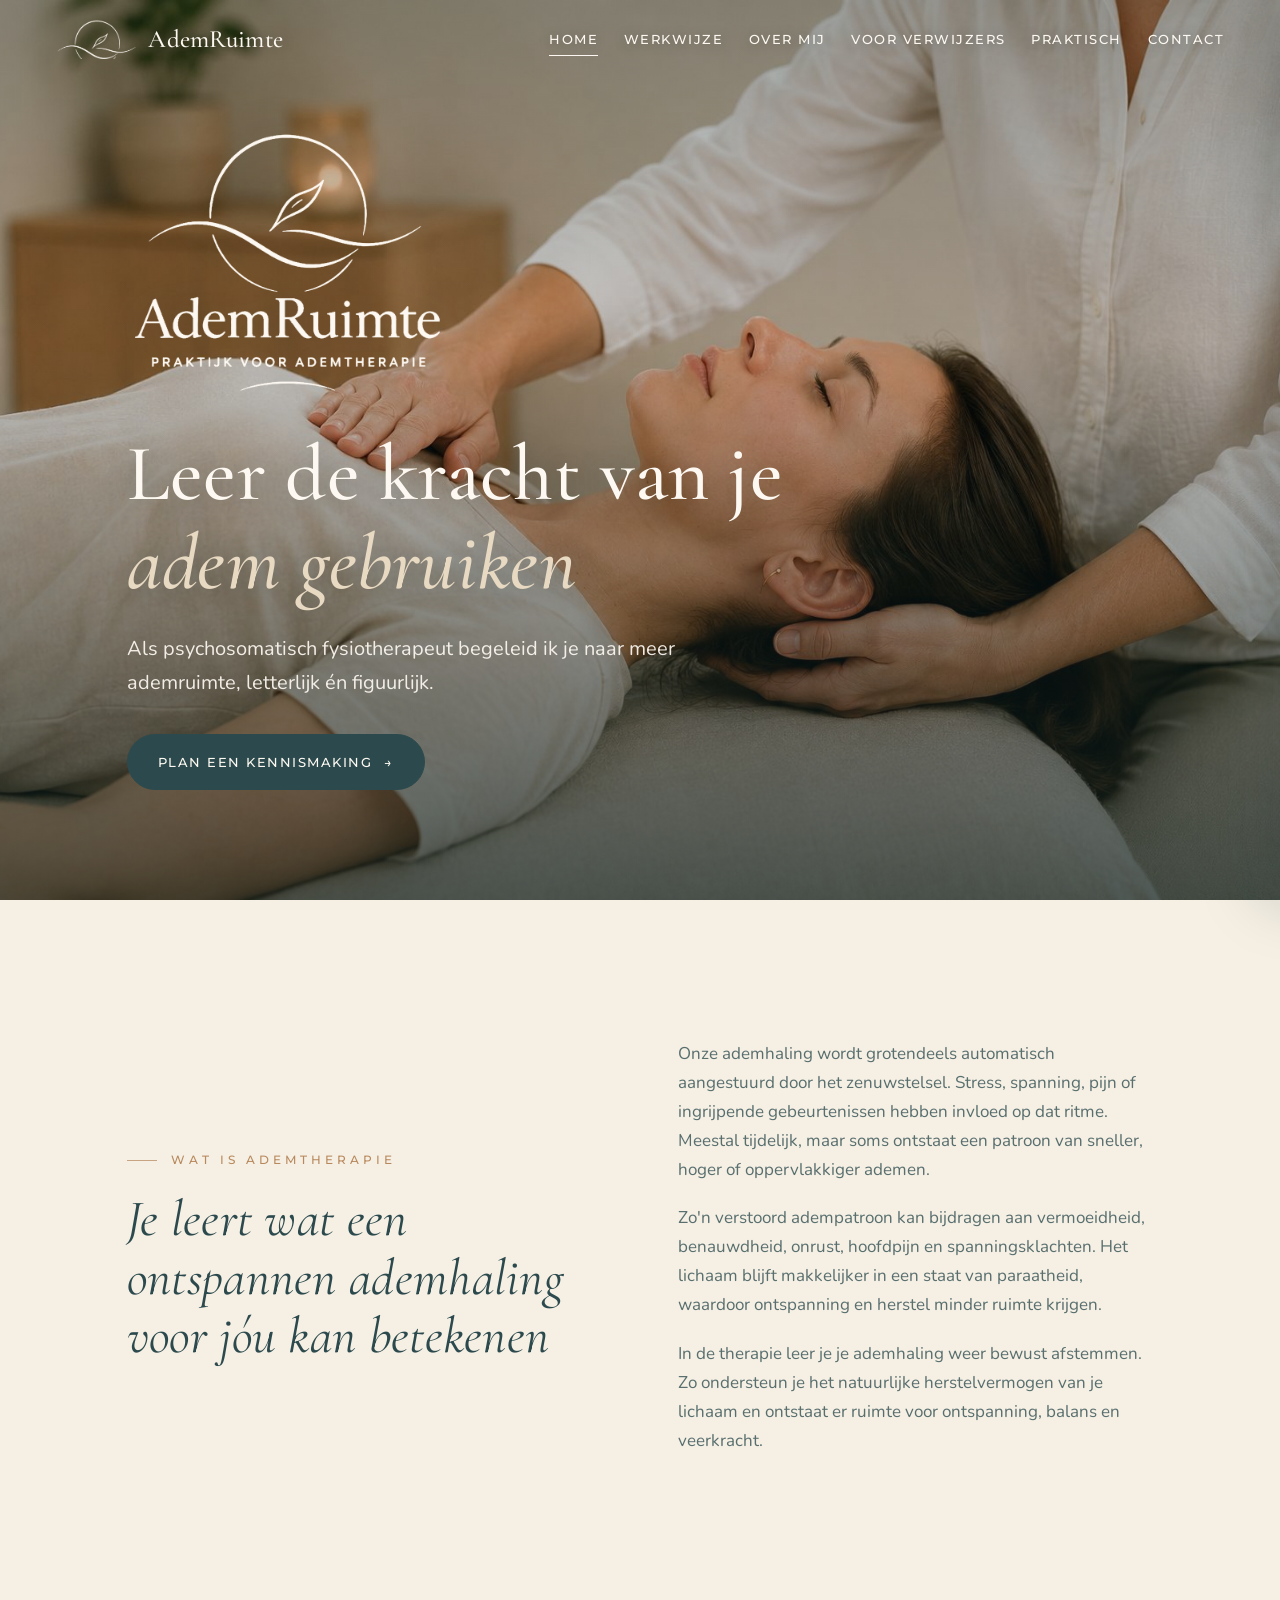
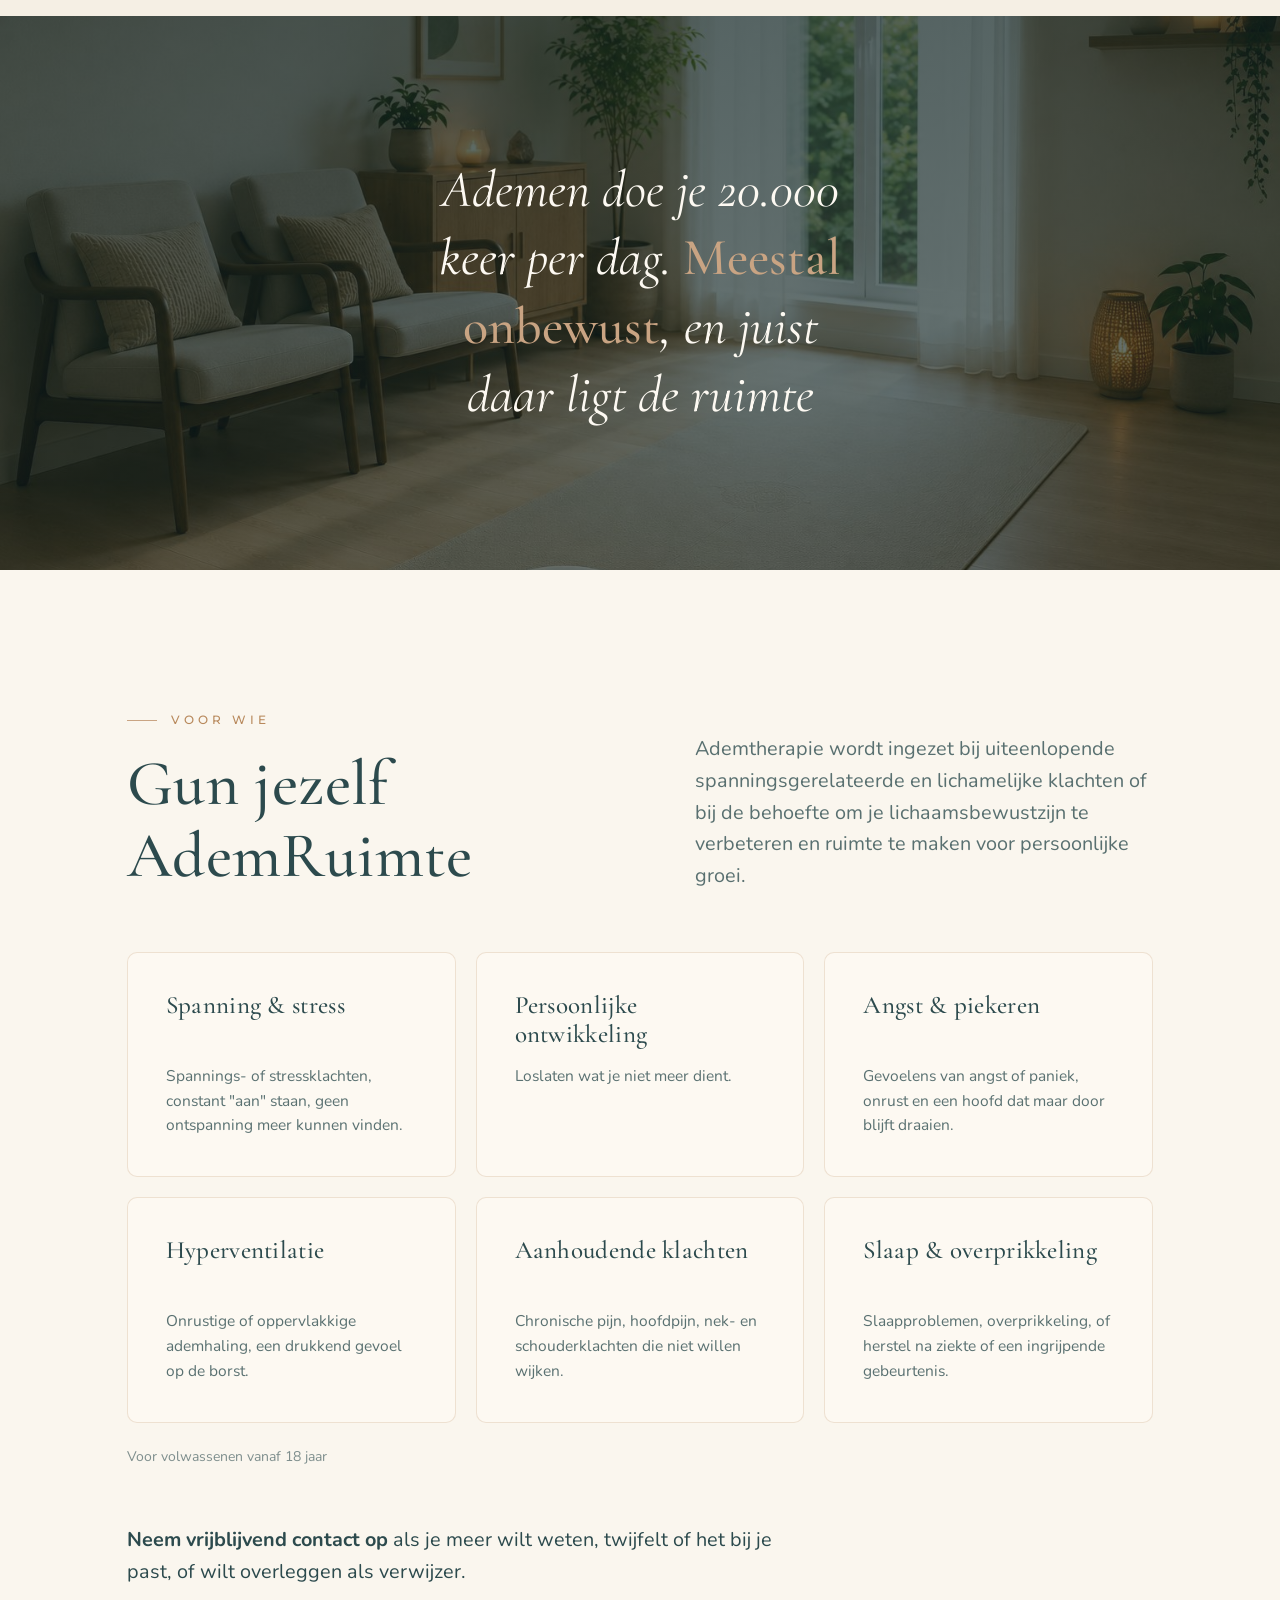
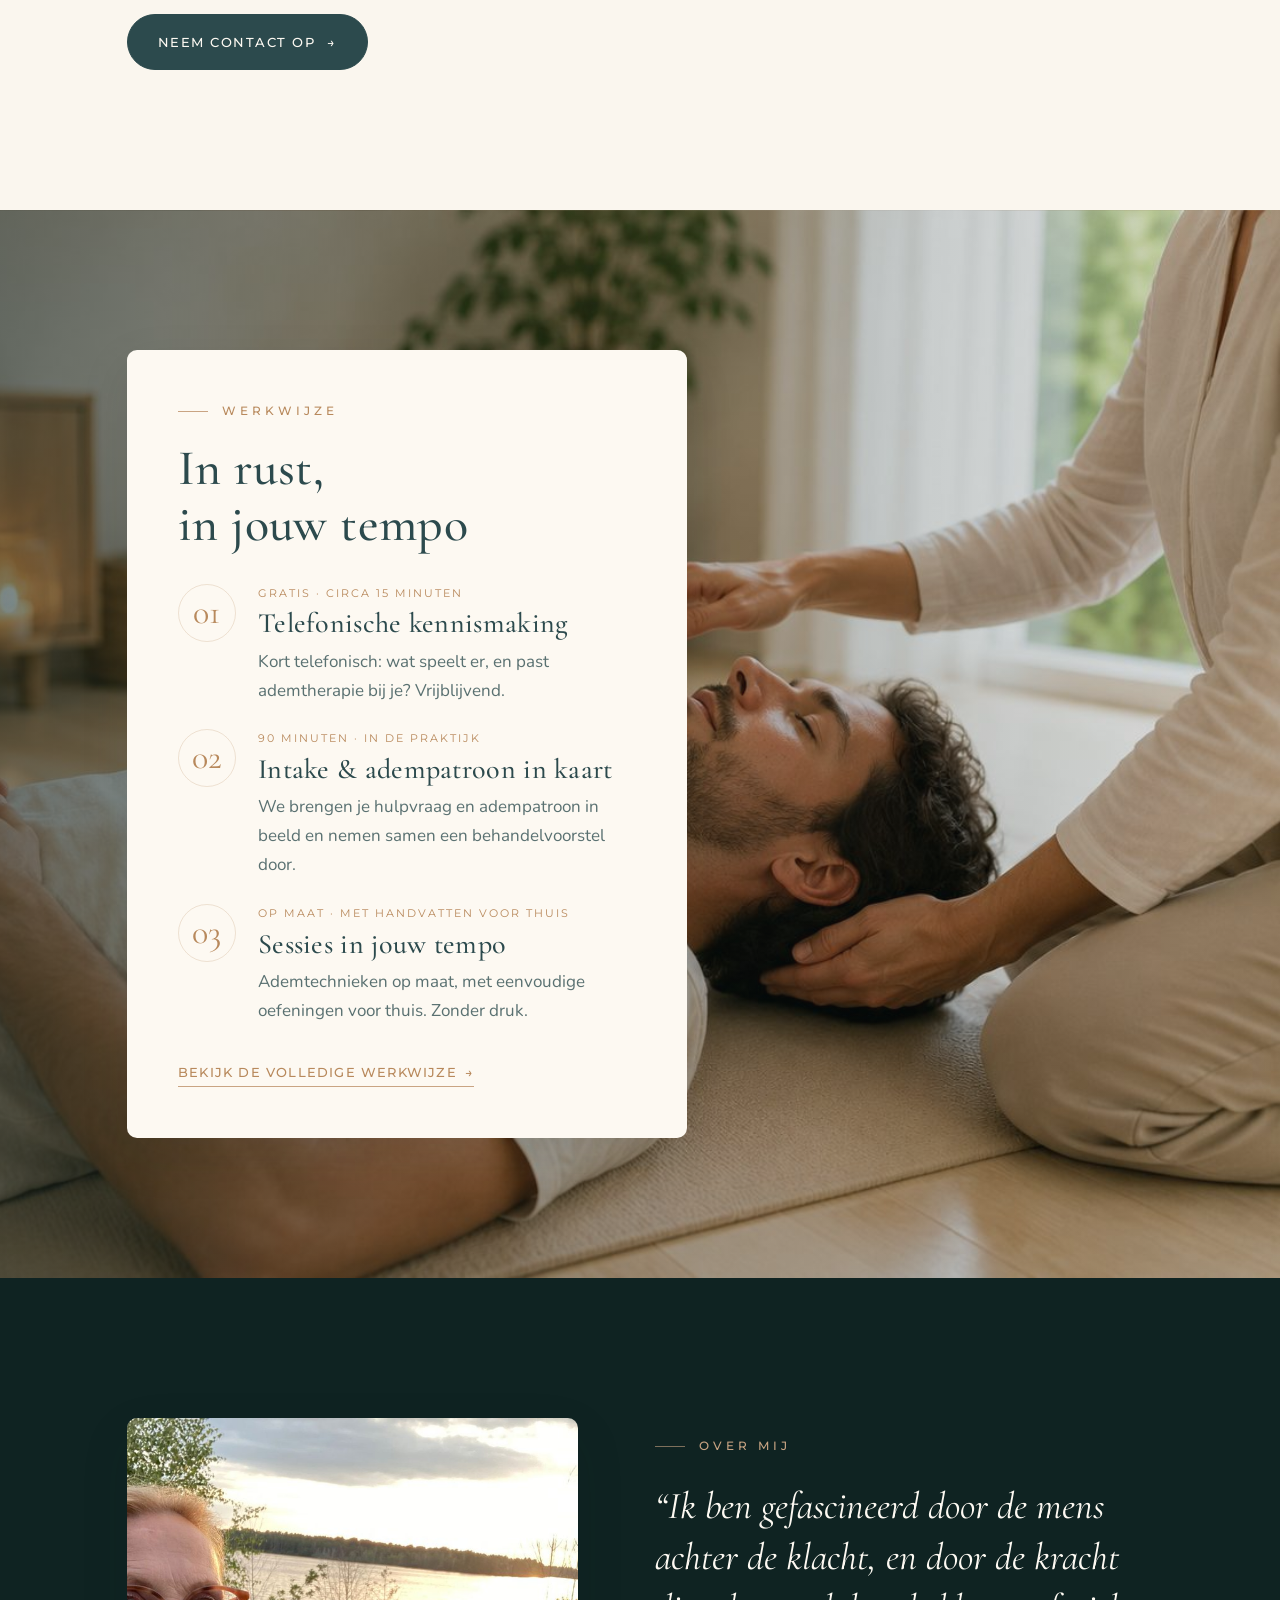
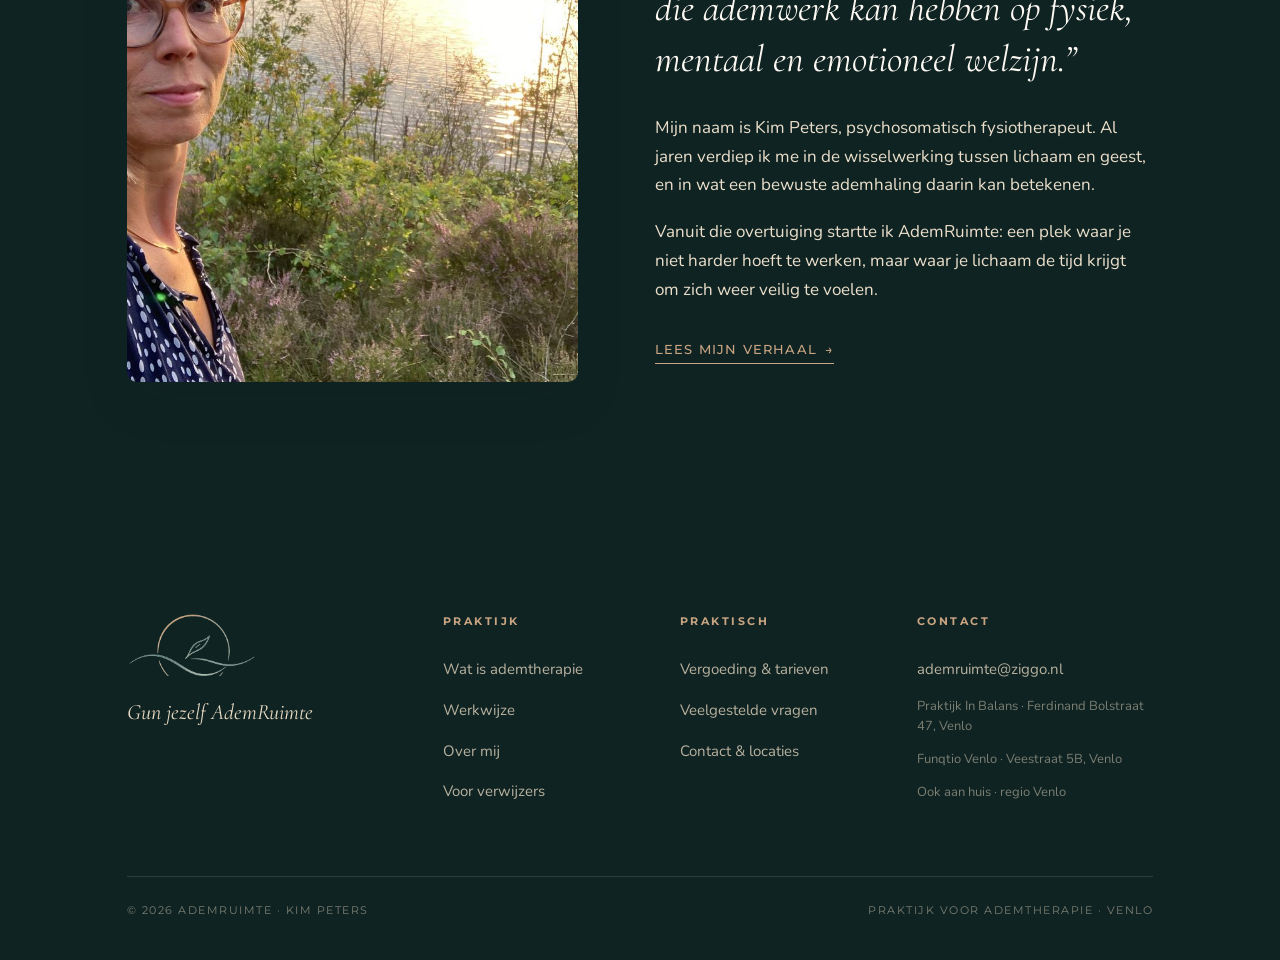
<file: index.html>
<!DOCTYPE html>
<html lang="nl">
<head>
<meta charset="UTF-8">
<meta name="viewport" content="width=device-width, initial-scale=1.0">
<title>AdemRuimte · Praktijk voor ademtherapie in Venlo</title>
<meta name="description" content="AdemRuimte, praktijk voor ademtherapie op medische basis in Venlo. Meer ruimte en ontspanning in lichaam en geest, persoonlijk begeleid door psychosomatisch fysiotherapeut Kim Peters.">
<link rel="icon" href="favicon.ico">
<link rel="apple-touch-icon" href="assets/img/apple-touch-icon.png">
<link rel="preconnect" href="https://fonts.googleapis.com">
<link rel="preconnect" href="https://fonts.gstatic.com" crossorigin>
<link href="https://fonts.googleapis.com/css2?family=Cormorant+Garamond:ital,wght@0,400;0,500;0,600;1,400;1,500&family=Nunito:ital,wght@0,300;0,400;0,600;0,700;1,400&family=Montserrat:wght@400;500;600&display=swap" rel="stylesheet">
<link rel="stylesheet" href="styles.css?v=26">
</head>
<body class="has-hero">

<!-- NAV -->
<nav class="nav" data-nav>
  <a href="index.html" class="brand" aria-label="AdemRuimte home">
    <img class="mark mark-light" src="assets/img/icoon_light_w400.png" alt="">
    <img class="mark mark-dark" src="assets/img/icoon_w400.png" alt="">
    <span class="brand-name">AdemRuimte</span>
  </a>
  <div class="nav-links">
    <a href="index.html" class="nav-link active">Home</a>
    <a href="werkwijze.html" class="nav-link">Werkwijze</a>
    <a href="over-kim.html" class="nav-link">Over mij</a>
    <a href="verwijzers.html" class="nav-link">Voor verwijzers</a>
    <a href="praktisch.html" class="nav-link">Praktisch</a>
    <a href="contact.html" class="nav-link">Contact</a>
    <a href="#" class="nav-cta" data-open-modal>Plan een kennismaking</a>
  </div>
  <button class="nav-toggle" data-nav-toggle aria-label="Open menu">
    <svg viewBox="0 0 24 24" fill="none" stroke="currentColor" stroke-width="1.6"><path d="M3 6h18M3 12h18M3 18h18"/></svg>
  </button>
</nav>
<div class="menu-back" data-menu-back></div>
<div class="mobile-menu" data-mobile-menu>
  <a href="index.html">Home</a>
  <a href="werkwijze.html">Werkwijze</a>
  <a href="over-kim.html">Over mij</a>
  <a href="verwijzers.html">Voor verwijzers</a>
  <a href="praktisch.html">Praktisch</a>
  <a href="contact.html">Contact</a>
  <a href="#" class="m-cta" data-open-modal>Plan een kennismaking →</a>
</div>

<!-- HERO -->
<header class="hero">
  <div class="hero-photo">
    <img src="assets/img/behandeling-vrouw.jpg" alt="Ademtherapie-behandeling in de praktijk" fetchpriority="high">
  </div>
  <div class="hero-scrim"></div>
  <div class="wrap">
    <img class="hero-logo reveal" src="assets/img/logo_light_w800.png" alt="AdemRuimte · Praktijk voor ademtherapie">
    <h1 class="reveal" data-delay="1">Leer de kracht van je<br><em>adem gebruiken</em></h1>
    <p class="hero-sub reveal" data-delay="2">Als psychosomatisch fysiotherapeut begeleid ik je naar meer ademruimte, letterlijk én figuurlijk.</p>
    <div class="hero-ctas reveal" data-delay="3">
      <a href="#" class="btn" data-open-modal>Plan een kennismaking <span class="ar">→</span></a>
    </div>
  </div>
</header>

<!-- WAT IS ADEMTHERAPIE -->
<section class="pad bg-cream" id="wat">
  <div class="wrap">
    <div class="wat-grid">
      <div class="reveal">
        <div class="eyebrow">Wat is ademtherapie</div>
        <h2 style="font-style:italic; font-weight:400; font-size:clamp(34px,4vw,56px); line-height:1.14; margin-top:20px;">Je leert wat een ontspannen ademhaling voor jóu kan betekenen</h2>
      </div>
      <div class="prose reveal" data-delay="1">
        <p>Onze ademhaling wordt grotendeels automatisch aangestuurd door het zenuwstelsel. Stress, spanning, pijn of ingrijpende gebeurtenissen hebben invloed op dat ritme. Meestal tijdelijk, maar soms ontstaat een patroon van sneller, hoger of oppervlakkiger ademen.</p>
        <p>Zo'n verstoord adempatroon kan bijdragen aan vermoeidheid, benauwdheid, onrust, hoofdpijn en spanningsklachten. Het lichaam blijft makkelijker in een staat van paraatheid, waardoor ontspanning en herstel minder ruimte krijgen.</p>
        <p>In de therapie leer je je ademhaling weer bewust afstemmen. Zo ondersteun je het natuurlijke herstelvermogen van je lichaam en ontstaat er ruimte voor ontspanning, balans en veerkracht.</p>
      </div>
    </div>
  </div>
</section>

<!-- STATEMENT -->
<section class="pad photo-band" style="background-image:url('assets/img/praktijk-stoelen.jpg')">
  <div class="pb-scrim"></div>
  <div class="wrap statement">
    <p class="q reveal">Ademen doe je 20.000 keer per dag. <b>Meestal onbewust</b>, en juist daar ligt de ruimte</p>
  </div>
</section>

<!-- VOOR WIE -->
<section class="pad bg-warm" id="voor-wie">
  <div class="wrap">
    <div class="vw-head">
      <div class="reveal">
        <div class="eyebrow">Voor wie</div>
        <h2 class="title" style="margin-top:18px;">Gun jezelf AdemRuimte</h2>
      </div>
      <p class="vw-intro reveal" data-delay="1">Ademtherapie wordt ingezet bij uiteenlopende spanningsgerelateerde en lichamelijke klachten of bij de behoefte om je lichaamsbewustzijn te verbeteren en ruimte te maken voor persoonlijke groei.</p>
    </div>
    <div class="vw-cards">
      <div class="vw-card reveal">
        <h3>Spanning &amp; stress</h3>
        <p>Spannings- of stressklachten, constant "aan" staan, geen ontspanning meer kunnen vinden.</p>
      </div>
      <div class="vw-card reveal" data-delay="1">
        <h3>Persoonlijke ontwikkeling</h3>
        <p>Loslaten wat je niet meer dient.</p>
      </div>
      <div class="vw-card reveal" data-delay="2">
        <h3>Angst &amp; piekeren</h3>
        <p>Gevoelens van angst of paniek, onrust en een hoofd dat maar door blijft draaien.</p>
      </div>
      <div class="vw-card reveal">
        <h3>Hyperventilatie</h3>
        <p>Onrustige of oppervlakkige ademhaling, een drukkend gevoel op de borst.</p>
      </div>
      <div class="vw-card reveal" data-delay="1">
        <h3>Aanhoudende klachten</h3>
        <p>Chronische pijn, hoofdpijn, nek- en schouderklachten die niet willen wijken.</p>
      </div>
      <div class="vw-card reveal" data-delay="2">
        <h3>Slaap &amp; overprikkeling</h3>
        <p>Slaapproblemen, overprikkeling, of herstel na ziekte of een ingrijpende gebeurtenis.</p>
      </div>
    </div>
    <p style="margin-top:22px; font-size:14px; color:var(--text-mute);">Voor volwassenen vanaf 18 jaar</p>
    <div class="vw-close reveal">
      <p style="color:var(--teal);"><strong>Neem vrijblijvend contact op</strong> als je meer wilt weten, twijfelt of het bij je past, of wilt overleggen als verwijzer.</p>
      <a href="#" class="btn" data-open-modal>Neem contact op <span class="ar">→</span></a>
    </div>
  </div>
</section>

<!-- WERKWIJZE TEASER -->
<section class="pad photo-band band" style="background-image:url('assets/img/behandeling-man.jpg')">
  <div class="pb-scrim"></div>
  <div class="wrap">
    <div class="band-card reveal">
      <div class="eyebrow" style="margin-bottom:18px;">Werkwijze</div>
      <h2 class="title" style="font-size:clamp(32px,4vw,50px); margin-bottom:32px;">In rust,<br>in jouw tempo</h2>
      <div class="steps">
        <div class="step">
          <div class="n">01</div>
          <div>
            <div class="meta">Gratis · circa 15 minuten</div>
            <h3>Telefonische kennismaking</h3>
            <p>Kort telefonisch: wat speelt er, en past ademtherapie bij je? Vrijblijvend.</p>
          </div>
        </div>
        <div class="step">
          <div class="n">02</div>
          <div>
            <div class="meta">90 minuten · in de praktijk</div>
            <h3>Intake &amp; adempatroon in kaart</h3>
            <p>We brengen je hulpvraag en adempatroon in beeld en nemen samen een behandelvoorstel door.</p>
          </div>
        </div>
        <div class="step">
          <div class="n">03</div>
          <div>
            <div class="meta">Op maat · met handvatten voor thuis</div>
            <h3>Sessies in jouw tempo</h3>
            <p>Ademtechnieken op maat, met eenvoudige oefeningen voor thuis. Zonder druk.</p>
          </div>
        </div>
      </div>
      <div style="margin-top:32px;">
        <a href="werkwijze.html" class="text-link">Bekijk de volledige werkwijze <span>→</span></a>
      </div>
    </div>
  </div>
</section>

<!-- OVER KIM TEASER -->
<section class="pad bg-dark">
  <div class="wrap">
    <div class="split wide-img">
      <div class="split-media reveal-img">
        <div class="photo" style="aspect-ratio:4/5;"><img src="assets/img/kim-portret.jpg" alt="Kim Peters, psychosomatisch fysiotherapeut"></div>
      </div>
      <div class="split-txt">
        <div class="eyebrow on-dark reveal">Over mij</div>
        <p class="serif-lead reveal" data-delay="1" style="color:var(--cream-light); margin:24px 0 28px;">“Ik ben gefascineerd door de mens achter de klacht, en door de kracht die ademwerk kan hebben op fysiek, mentaal en emotioneel welzijn.”</p>
        <p class="reveal" data-delay="1">Mijn naam is Kim Peters, psychosomatisch fysiotherapeut. Al jaren verdiep ik me in de wisselwerking tussen lichaam en geest, en in wat een bewuste ademhaling daarin kan betekenen.</p>
        <p class="reveal" data-delay="1">Vanuit die overtuiging startte ik AdemRuimte: een plek waar je niet harder hoeft te werken, maar waar je lichaam de tijd krijgt om zich weer veilig te voelen.</p>
        <div style="margin-top:30px;" class="reveal" data-delay="1">
          <a href="over-kim.html" class="text-link" style="color:var(--copper-soft); border-color:var(--copper-soft);">Lees mijn verhaal <span>→</span></a>
        </div>
      </div>
    </div>
  </div>
</section>


<!-- FOOTER -->
<footer>
  <div class="wrap">
    <div class="footer-grid">
      <div class="footer-brand">
        <img src="assets/img/icoon_w400.png" alt="AdemRuimte">
        <p class="fq">Gun jezelf AdemRuimte</p>
      </div>
      <div class="footer-col">
        <h4>Praktijk</h4>
        <ul>
          <li><a href="index.html#wat">Wat is ademtherapie</a></li>
          <li><a href="werkwijze.html">Werkwijze</a></li>
          <li><a href="over-kim.html">Over mij</a></li>
          <li><a href="verwijzers.html">Voor verwijzers</a></li>
        </ul>
      </div>
      <div class="footer-col">
        <h4>Praktisch</h4>
        <ul>
          <li><a href="praktisch.html#tarieven">Vergoeding &amp; tarieven</a></li>
          <li><a href="praktisch.html#faq">Veelgestelde vragen</a></li>
          <li><a href="contact.html">Contact &amp; locaties</a></li>
        </ul>
      </div>
      <div class="footer-col">
        <h4>Contact</h4>
        <ul>
          <li><a href="mailto:ademruimte@ziggo.nl">ademruimte@ziggo.nl</a></li>
          <li class="small">Praktijk In Balans · Ferdinand Bolstraat 47, Venlo</li>
          <li class="small">Funqtio Venlo · Veestraat 5B, Venlo</li>
          <li class="small">Ook aan huis · regio Venlo</li>
        </ul>
      </div>
    </div>
    <div class="footer-meta">
      <span>© <span data-year>2026</span> AdemRuimte · Kim Peters</span>
      <span>Praktijk voor ademtherapie · Venlo</span>
    </div>
  </div>
</footer>

<!-- MODAL -->
<div class="modal-back" data-modal>
  <div class="modal" role="dialog" aria-labelledby="m-title" aria-modal="true">
    <button class="modal-close" data-modal-close aria-label="Sluiten">×</button>
    <div class="eyebrow no-rule">Kennismaking · circa 15 min · gratis</div>
    <h3 id="m-title">Even kennismaken</h3>
    <p class="sub">Vertel kort wat er speelt. Ik bel of mail binnen één werkdag terug om een moment te plannen dat past.</p>
    <form data-form>
      <div class="field"><label for="m-naam">Naam</label><input type="text" id="m-naam" placeholder="Voornaam Achternaam" required></div>
      <div class="field"><label for="m-contact">E-mail of telefoon</label><input type="text" id="m-contact" placeholder="naam@voorbeeld.nl of 06 …" required></div>
      <div class="field"><label for="m-bericht">Korte toelichting (optioneel)</label><textarea id="m-bericht" rows="3" placeholder="Wat speelt er, of wat hoop je te bereiken?"></textarea></div>
      <button type="submit" class="btn btn-copper" style="width:100%; justify-content:center;">Verstuur vrijblijvend <span class="ar">→</span></button>
    </form>
    <p class="note-sm">Wat je deelt, blijft tussen ons. Altijd.</p>
  </div>
</div>
<div class="toast">Bedankt, ik neem binnen één werkdag contact op.</div>
<script src="script.js?v=26"></script>
</body>
</html>
</file>
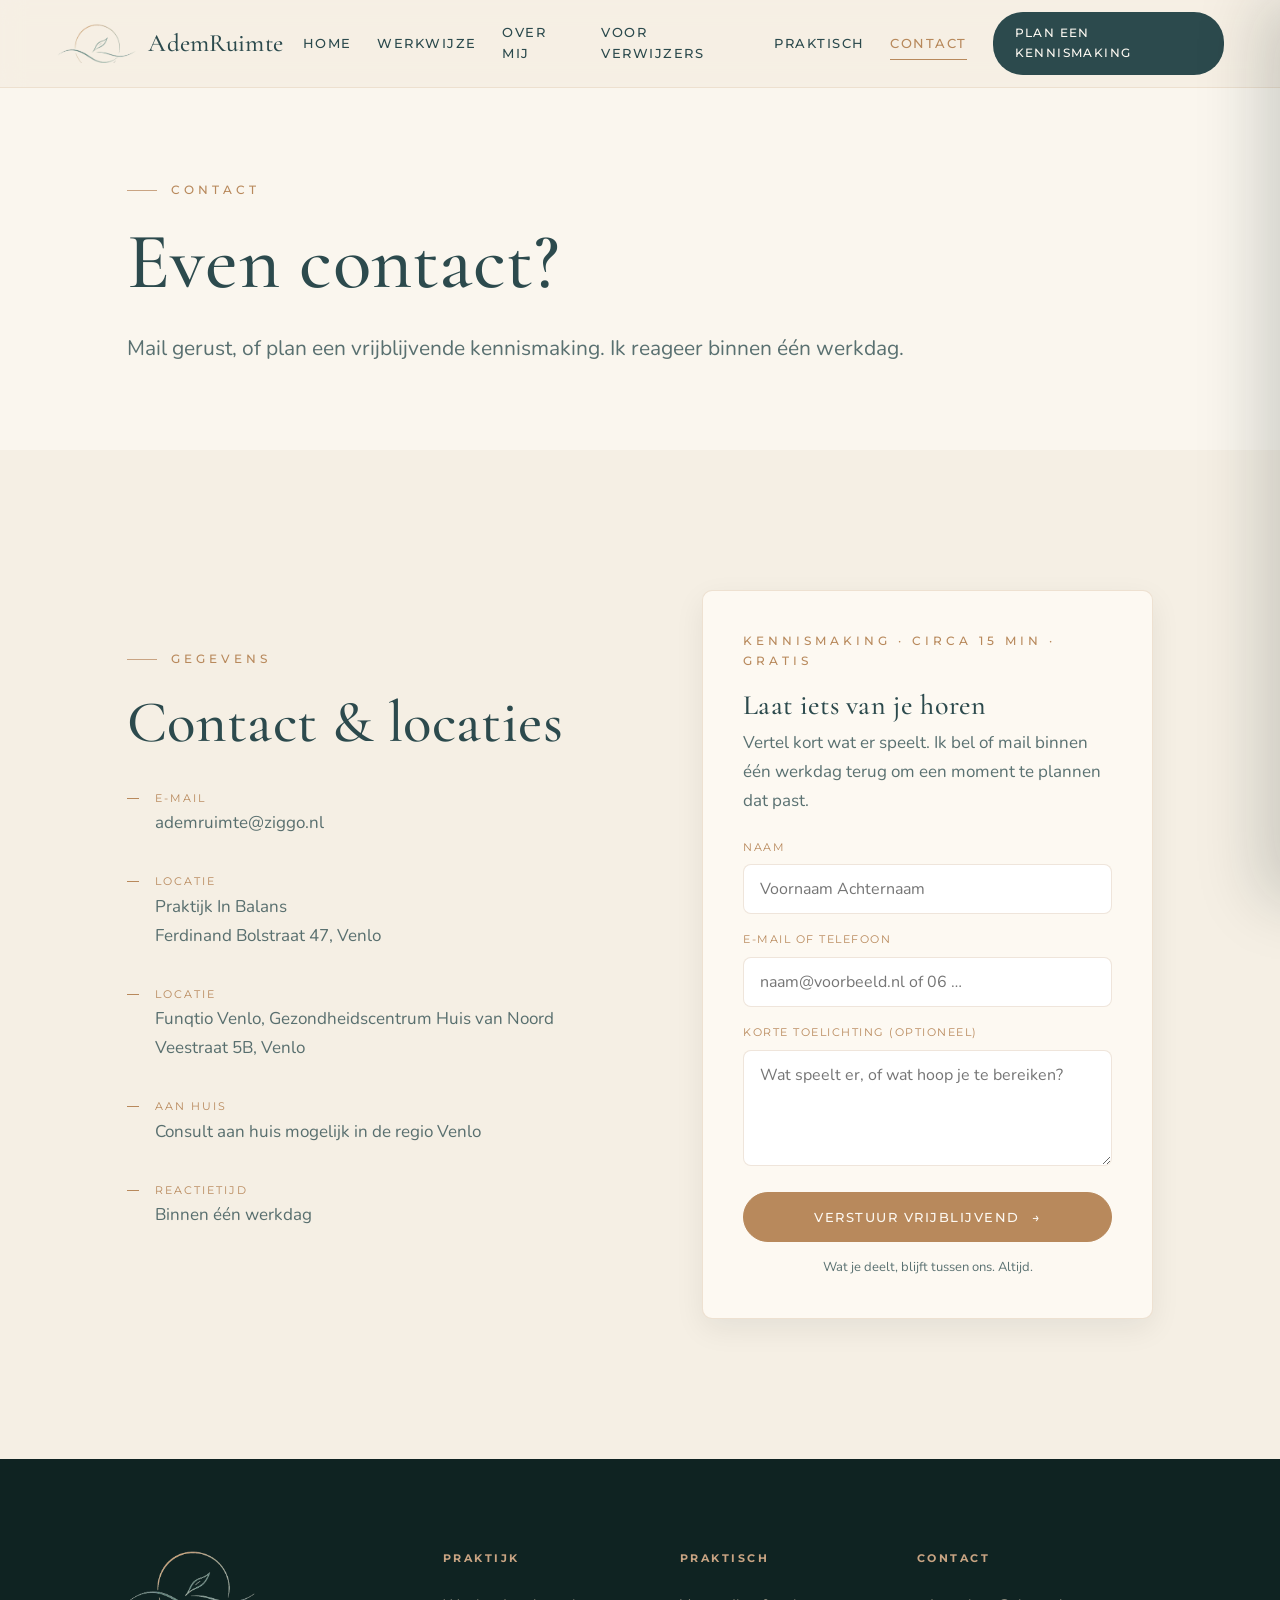
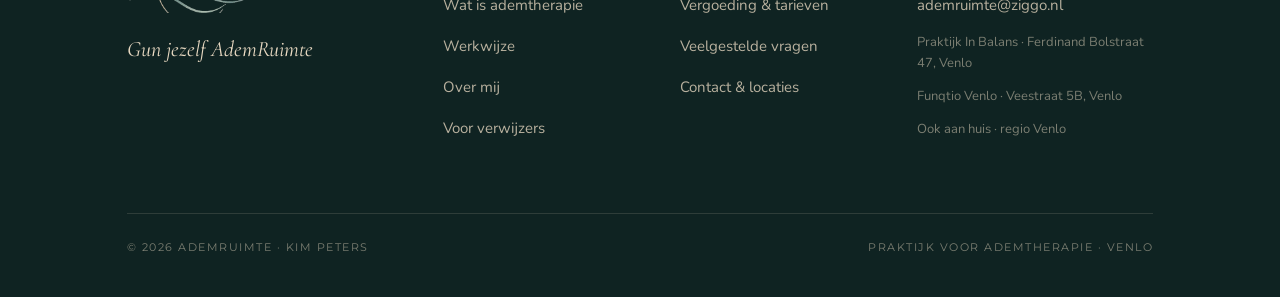
<file: contact.html>
<!DOCTYPE html>
<html lang="nl">
<head>
<meta charset="UTF-8">
<meta name="viewport" content="width=device-width, initial-scale=1.0">
<title>Contact &amp; locaties · AdemRuimte</title>
<meta name="description" content="Contactgegevens en locaties van AdemRuimte, praktijk voor ademtherapie in Venlo. Mail, bel of plan een vrijblijvende kennismaking.">
<link rel="icon" href="favicon.ico">
<link rel="apple-touch-icon" href="assets/img/apple-touch-icon.png">
<link rel="preconnect" href="https://fonts.googleapis.com">
<link rel="preconnect" href="https://fonts.gstatic.com" crossorigin>
<link href="https://fonts.googleapis.com/css2?family=Cormorant+Garamond:ital,wght@0,400;0,500;0,600;1,400;1,500&family=Nunito:ital,wght@0,300;0,400;0,600;0,700;1,400&family=Montserrat:wght@400;500;600&display=swap" rel="stylesheet">
<link rel="stylesheet" href="styles.css?v=26">
</head>
<body>

<!-- NAV -->
<nav class="nav solid" data-nav>
  <a href="index.html" class="brand" aria-label="AdemRuimte home">
    <img class="mark mark-light" src="assets/img/icoon_light_w400.png" alt="">
    <img class="mark mark-dark" src="assets/img/icoon_w400.png" alt="">
    <span class="brand-name">AdemRuimte</span>
  </a>
  <div class="nav-links">
    <a href="index.html" class="nav-link">Home</a>
    <a href="werkwijze.html" class="nav-link">Werkwijze</a>
    <a href="over-kim.html" class="nav-link">Over mij</a>
    <a href="verwijzers.html" class="nav-link">Voor verwijzers</a>
    <a href="praktisch.html" class="nav-link">Praktisch</a>
    <a href="contact.html" class="nav-link active">Contact</a>
    <a href="#" class="nav-cta" data-open-modal>Plan een kennismaking</a>
  </div>
  <button class="nav-toggle" data-nav-toggle aria-label="Open menu">
    <svg viewBox="0 0 24 24" fill="none" stroke="currentColor" stroke-width="1.6"><path d="M3 6h18M3 12h18M3 18h18"/></svg>
  </button>
</nav>
<div class="menu-back" data-menu-back></div>
<div class="mobile-menu" data-mobile-menu>
  <a href="index.html">Home</a>
  <a href="werkwijze.html">Werkwijze</a>
  <a href="over-kim.html">Over mij</a>
  <a href="verwijzers.html">Voor verwijzers</a>
  <a href="praktisch.html">Praktisch</a>
  <a href="contact.html">Contact</a>
  <a href="#" class="m-cta" data-open-modal>Plan een kennismaking →</a>
</div>

<!-- PAGE HERO -->
<header class="page-hero">
  <div class="wrap">
    <div class="eyebrow reveal">Contact</div>
    <h1 class="reveal" data-delay="1">Even contact?</h1>
    <p class="lead reveal" data-delay="2">Mail gerust, of plan een vrijblijvende kennismaking. Ik reageer binnen één werkdag.</p>
  </div>
</header>

<!-- CONTACT + FORMULIER -->
<section class="pad bg-cream">
  <div class="wrap">
    <div class="split wide-txt">
      <div class="split-txt prose">
        <div class="eyebrow reveal">Gegevens</div>
        <h2 class="title reveal" data-delay="1" style="margin:20px 0 26px;">Contact &amp; locaties</h2>
        <ul class="contact-list reveal" data-delay="1">
          <li><span class="k">E-mail</span><a href="mailto:ademruimte@ziggo.nl">ademruimte@ziggo.nl</a></li>
          <li style="margin-top:20px;"><span class="k">Locatie</span>Praktijk In Balans<br>Ferdinand Bolstraat 47, Venlo</li>
          <li style="margin-top:20px;"><span class="k">Locatie</span>Funqtio Venlo, Gezondheidscentrum Huis van Noord<br>Veestraat 5B, Venlo</li>
          <li style="margin-top:20px;"><span class="k">Aan huis</span>Consult aan huis mogelijk in de regio Venlo</li>
          <li style="margin-top:20px;"><span class="k">Reactietijd</span>Binnen één werkdag</li>
        </ul>
      </div>
      <div class="split-txt">
        <div class="card reveal" data-delay="1">
          <div class="eyebrow no-rule">Kennismaking · circa 15 min · gratis</div>
          <h3 style="margin:12px 0 8px;">Laat iets van je horen</h3>
          <p style="color:var(--text-soft); margin-bottom:22px;">Vertel kort wat er speelt. Ik bel of mail binnen één werkdag terug om een moment te plannen dat past.</p>
          <form data-form>
            <div class="field"><label for="c-naam">Naam</label><input type="text" id="c-naam" placeholder="Voornaam Achternaam" required></div>
            <div class="field"><label for="c-contact">E-mail of telefoon</label><input type="text" id="c-contact" placeholder="naam@voorbeeld.nl of 06 …" required></div>
            <div class="field"><label for="c-bericht">Korte toelichting (optioneel)</label><textarea id="c-bericht" rows="4" placeholder="Wat speelt er, of wat hoop je te bereiken?"></textarea></div>
            <button type="submit" class="btn btn-copper" style="width:100%; justify-content:center;">Verstuur vrijblijvend <span class="ar">→</span></button>
          </form>
          <p class="note-sm">Wat je deelt, blijft tussen ons. Altijd.</p>
        </div>
      </div>
    </div>
  </div>
</section>


<!-- FOOTER -->
<footer>
  <div class="wrap">
    <div class="footer-grid">
      <div class="footer-brand">
        <img src="assets/img/icoon_w400.png" alt="AdemRuimte">
        <p class="fq">Gun jezelf AdemRuimte</p>
      </div>
      <div class="footer-col">
        <h4>Praktijk</h4>
        <ul>
          <li><a href="index.html#wat">Wat is ademtherapie</a></li>
          <li><a href="werkwijze.html">Werkwijze</a></li>
          <li><a href="over-kim.html">Over mij</a></li>
          <li><a href="verwijzers.html">Voor verwijzers</a></li>
        </ul>
      </div>
      <div class="footer-col">
        <h4>Praktisch</h4>
        <ul>
          <li><a href="praktisch.html#tarieven">Vergoeding &amp; tarieven</a></li>
          <li><a href="praktisch.html#faq">Veelgestelde vragen</a></li>
          <li><a href="contact.html">Contact &amp; locaties</a></li>
        </ul>
      </div>
      <div class="footer-col">
        <h4>Contact</h4>
        <ul>
          <li><a href="mailto:ademruimte@ziggo.nl">ademruimte@ziggo.nl</a></li>
          <li class="small">Praktijk In Balans · Ferdinand Bolstraat 47, Venlo</li>
          <li class="small">Funqtio Venlo · Veestraat 5B, Venlo</li>
          <li class="small">Ook aan huis · regio Venlo</li>
        </ul>
      </div>
    </div>
    <div class="footer-meta">
      <span>© <span data-year>2026</span> AdemRuimte · Kim Peters</span>
      <span>Praktijk voor ademtherapie · Venlo</span>
    </div>
  </div>
</footer>

<!-- MODAL -->
<div class="modal-back" data-modal>
  <div class="modal" role="dialog" aria-labelledby="m-title" aria-modal="true">
    <button class="modal-close" data-modal-close aria-label="Sluiten">×</button>
    <div class="eyebrow no-rule">Kennismaking · circa 15 min · gratis</div>
    <h3 id="m-title">Even kennismaken</h3>
    <p class="sub">Vertel kort wat er speelt. Ik bel of mail binnen één werkdag terug om een moment te plannen dat past.</p>
    <form data-form>
      <div class="field"><label for="m-naam">Naam</label><input type="text" id="m-naam" placeholder="Voornaam Achternaam" required></div>
      <div class="field"><label for="m-contact">E-mail of telefoon</label><input type="text" id="m-contact" placeholder="naam@voorbeeld.nl of 06 …" required></div>
      <div class="field"><label for="m-bericht">Korte toelichting (optioneel)</label><textarea id="m-bericht" rows="3" placeholder="Wat speelt er, of wat hoop je te bereiken?"></textarea></div>
      <button type="submit" class="btn btn-copper" style="width:100%; justify-content:center;">Verstuur vrijblijvend <span class="ar">→</span></button>
    </form>
    <p class="note-sm">Wat je deelt, blijft tussen ons. Altijd.</p>
  </div>
</div>
<div class="toast">Bedankt, ik neem binnen één werkdag contact op.</div>
<script src="script.js?v=26"></script>
</body>
</html>
</file>
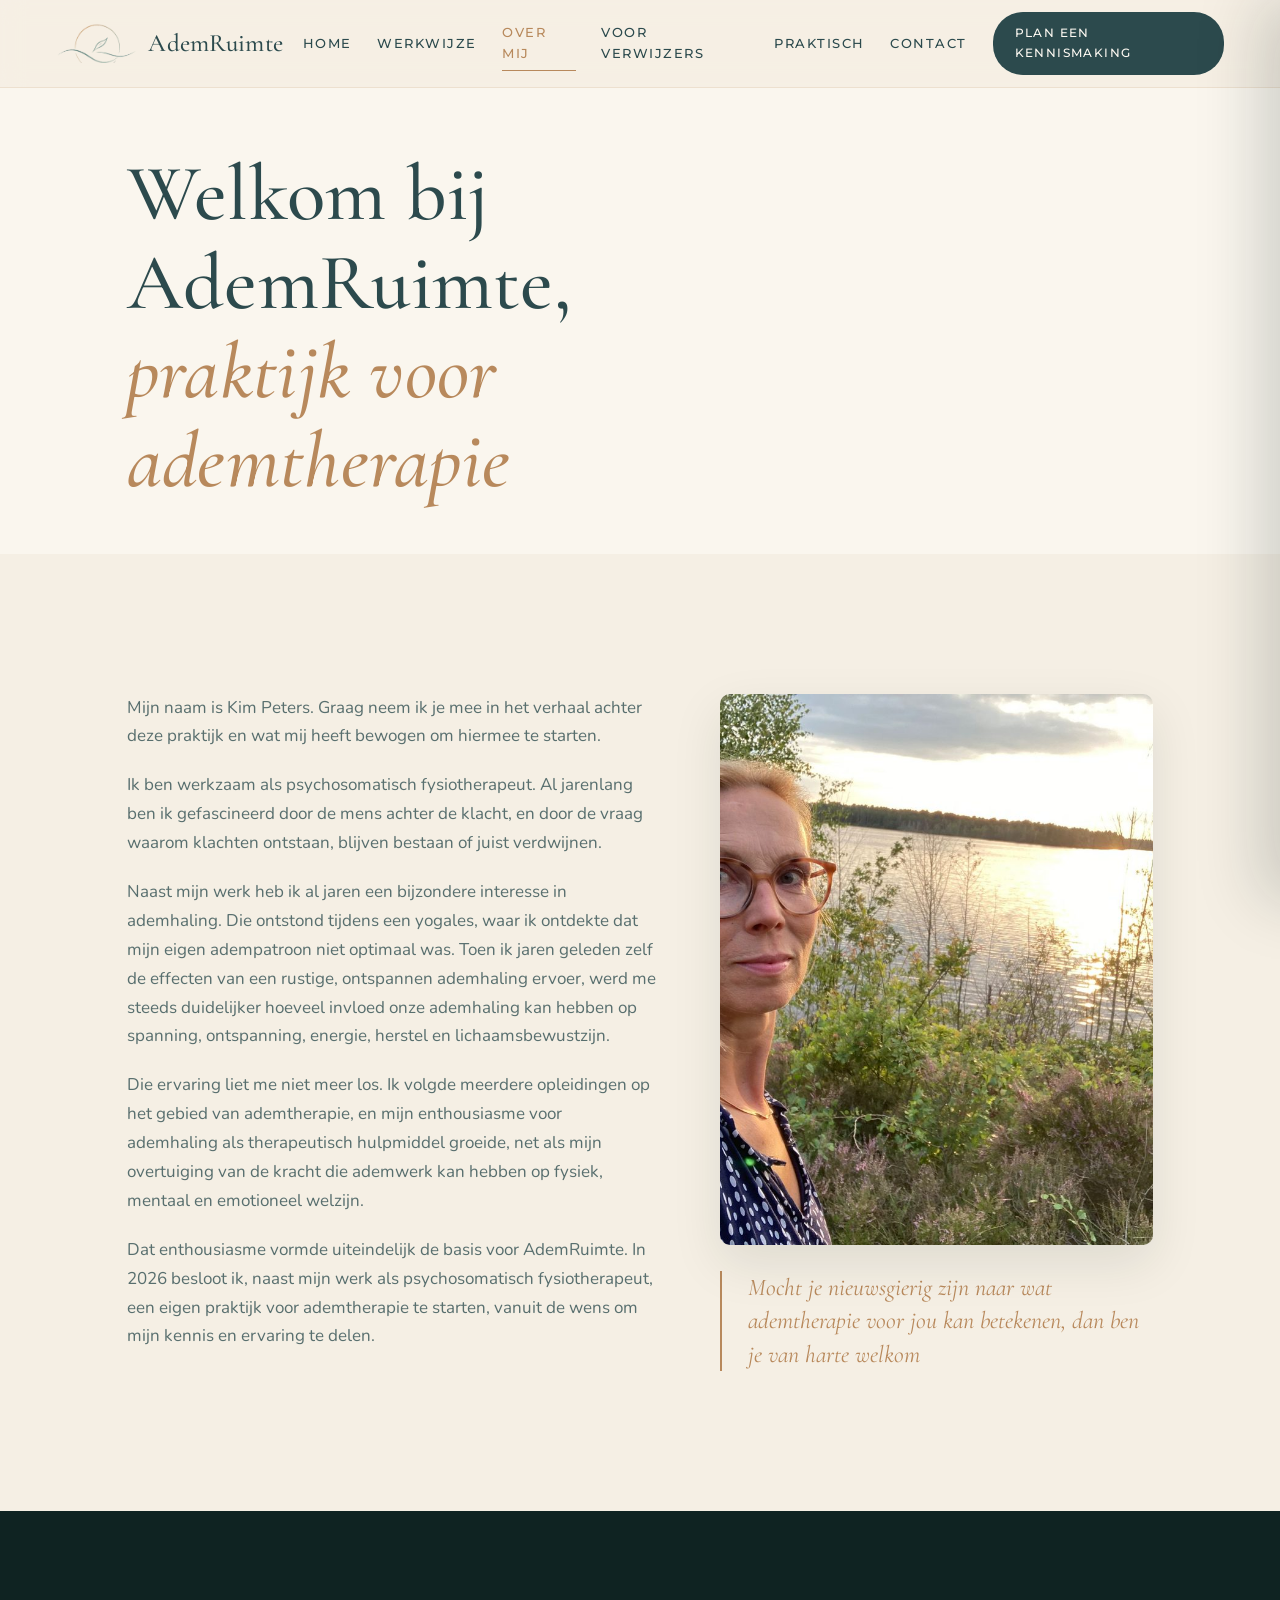
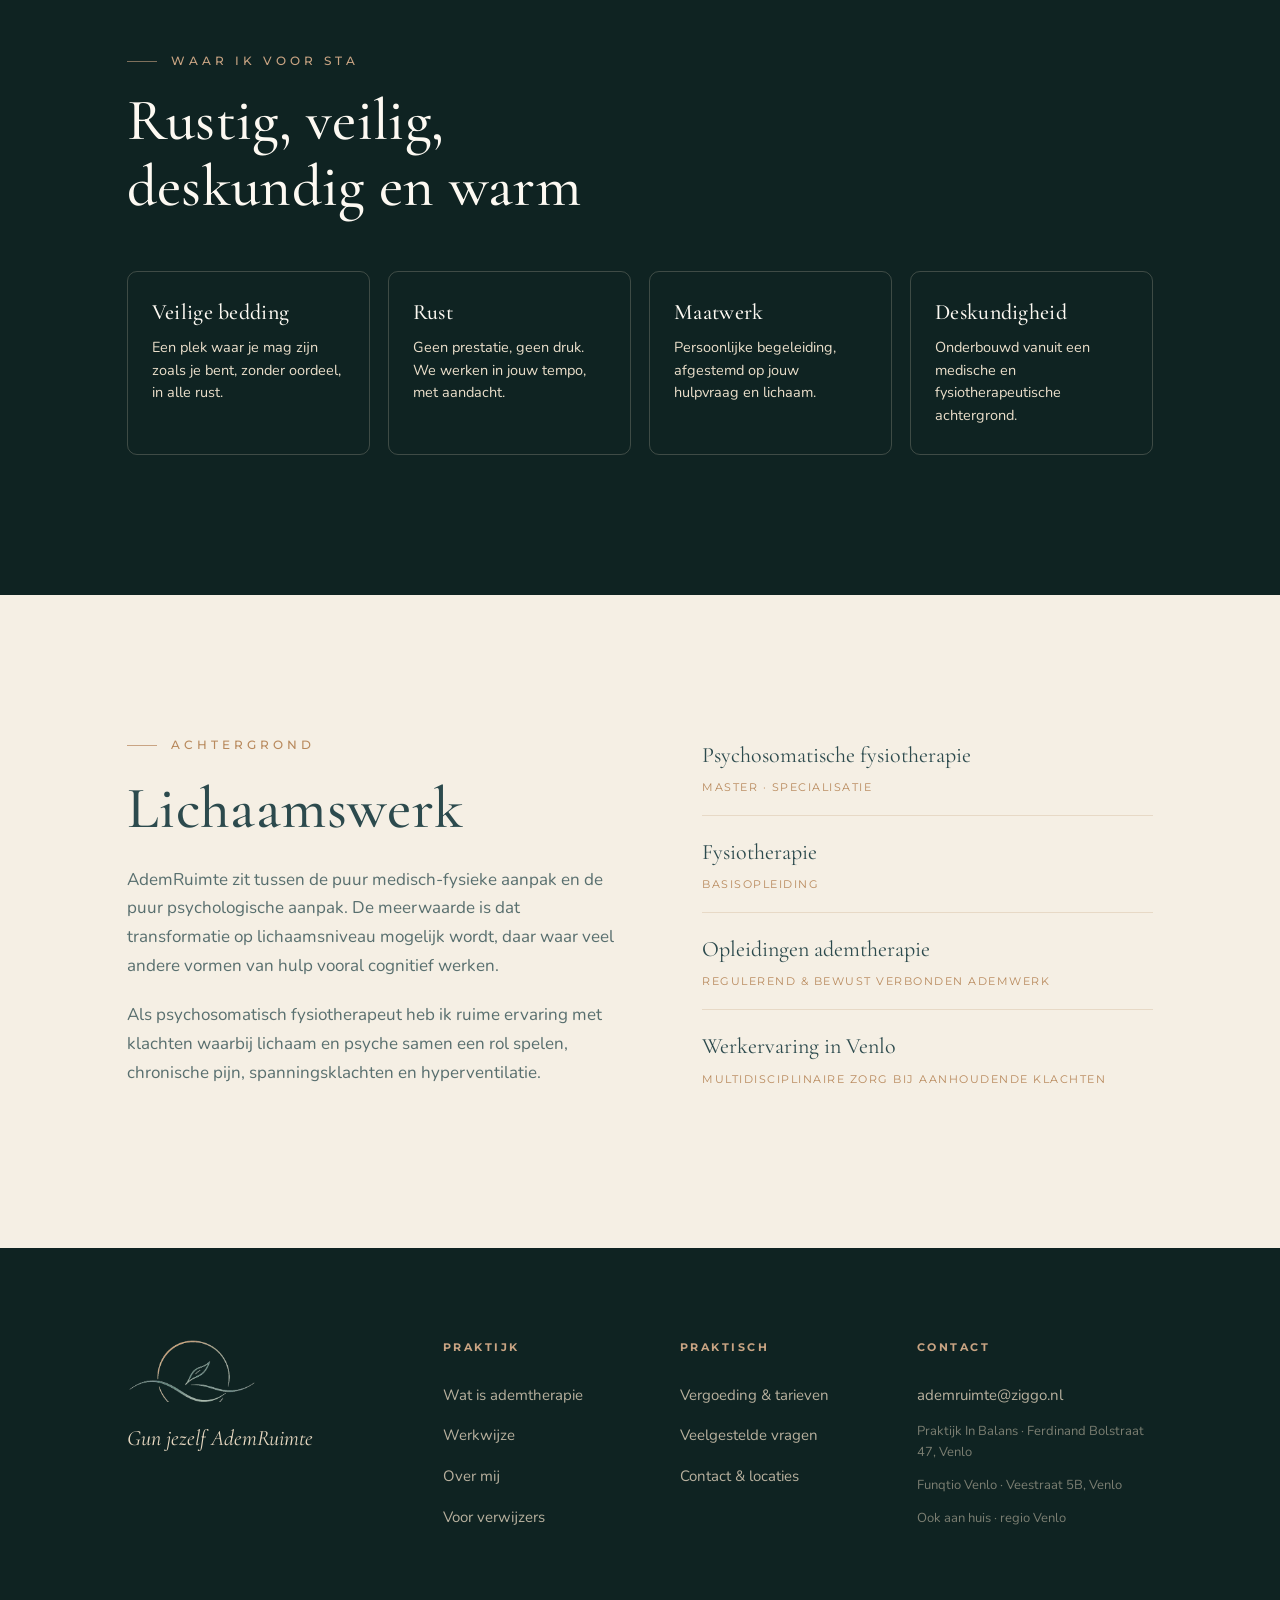
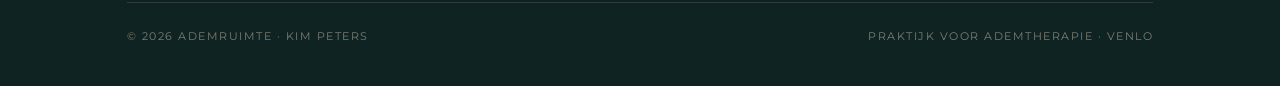
<file: over-kim.html>
<!DOCTYPE html>
<html lang="nl">
<head>
<meta charset="UTF-8">
<meta name="viewport" content="width=device-width, initial-scale=1.0">
<title>Over mij · AdemRuimte</title>
<meta name="description" content="Maak kennis met Kim Peters, psychosomatisch fysiotherapeut en oprichter van AdemRuimte. Het verhaal achter de praktijk voor ademtherapie in Venlo.">
<link rel="icon" href="favicon.ico">
<link rel="apple-touch-icon" href="assets/img/apple-touch-icon.png">
<link rel="preconnect" href="https://fonts.googleapis.com">
<link rel="preconnect" href="https://fonts.gstatic.com" crossorigin>
<link href="https://fonts.googleapis.com/css2?family=Cormorant+Garamond:ital,wght@0,400;0,500;0,600;1,400;1,500&family=Nunito:ital,wght@0,300;0,400;0,600;0,700;1,400&family=Montserrat:wght@400;500;600&display=swap" rel="stylesheet">
<link rel="stylesheet" href="styles.css?v=26">
</head>
<body>

<!-- NAV -->
<nav class="nav solid" data-nav>
  <a href="index.html" class="brand" aria-label="AdemRuimte home">
    <img class="mark mark-light" src="assets/img/icoon_light_w400.png" alt="">
    <img class="mark mark-dark" src="assets/img/icoon_w400.png" alt="">
    <span class="brand-name">AdemRuimte</span>
  </a>
  <div class="nav-links">
    <a href="index.html" class="nav-link">Home</a>
    <a href="werkwijze.html" class="nav-link">Werkwijze</a>
    <a href="over-kim.html" class="nav-link active">Over mij</a>
    <a href="verwijzers.html" class="nav-link">Voor verwijzers</a>
    <a href="praktisch.html" class="nav-link">Praktisch</a>
    <a href="contact.html" class="nav-link">Contact</a>
    <a href="#" class="nav-cta" data-open-modal>Plan een kennismaking</a>
  </div>
  <button class="nav-toggle" data-nav-toggle aria-label="Open menu">
    <svg viewBox="0 0 24 24" fill="none" stroke="currentColor" stroke-width="1.6"><path d="M3 6h18M3 12h18M3 18h18"/></svg>
  </button>
</nav>
<div class="menu-back" data-menu-back></div>
<div class="mobile-menu" data-mobile-menu>
  <a href="index.html">Home</a>
  <a href="werkwijze.html">Werkwijze</a>
  <a href="over-kim.html">Over mij</a>
  <a href="verwijzers.html">Voor verwijzers</a>
  <a href="praktisch.html">Praktisch</a>
  <a href="contact.html">Contact</a>
  <a href="#" class="m-cta" data-open-modal>Plan een kennismaking →</a>
</div>

<!-- HERO -->
<header class="page-hero" style="padding-top:clamp(100px,12vw,132px); padding-bottom:clamp(28px,4vw,48px);">
  <div class="wrap">
    <h1 class="reveal" data-delay="1">Welkom bij AdemRuimte,<br><em>praktijk voor ademtherapie</em></h1>
  </div>
</header>

<!-- VERHAAL -->
<section class="pad bg-cream">
  <div class="wrap">
    <div class="kim-story">
      <div class="kim-text prose">
        <p class="reveal">Mijn naam is Kim Peters. Graag neem ik je mee in het verhaal achter deze praktijk en wat mij heeft bewogen om hiermee te starten.</p>
        <p class="reveal">Ik ben werkzaam als psychosomatisch fysiotherapeut. Al jarenlang ben ik gefascineerd door de mens achter de klacht, en door de vraag waarom klachten ontstaan, blijven bestaan of juist verdwijnen.</p>
        <p class="reveal">Naast mijn werk heb ik al jaren een bijzondere interesse in ademhaling. Die ontstond tijdens een yogales, waar ik ontdekte dat mijn eigen adempatroon niet optimaal was. Toen ik jaren geleden zelf de effecten van een rustige, ontspannen ademhaling ervoer, werd me steeds duidelijker hoeveel invloed onze ademhaling kan hebben op spanning, ontspanning, energie, herstel en lichaamsbewustzijn.</p>
        <p class="reveal">Die ervaring liet me niet meer los. Ik volgde meerdere opleidingen op het gebied van ademtherapie, en mijn enthousiasme voor ademhaling als therapeutisch hulpmiddel groeide, net als mijn overtuiging van de kracht die ademwerk kan hebben op fysiek, mentaal en emotioneel welzijn.</p>
        <p class="reveal">Dat enthousiasme vormde uiteindelijk de basis voor AdemRuimte. In 2026 besloot ik, naast mijn werk als psychosomatisch fysiotherapeut, een eigen praktijk voor ademtherapie te starten, vanuit de wens om mijn kennis en ervaring te delen.</p>
      </div>
      <div class="kim-aside reveal-img">
        <figure class="kim-photo">
          <div class="photo"><img src="assets/img/kim-portret.jpg" alt="Kim Peters, psychosomatisch fysiotherapeut"></div>
        </figure>
        <blockquote class="pull">Mocht je nieuwsgierig zijn naar wat ademtherapie voor jou kan betekenen, dan ben je van harte welkom</blockquote>
      </div>
    </div>
  </div>
</section>

<!-- WAAR IK VOOR STA -->
<section class="pad bg-dark">
  <div class="wrap">
    <div class="eyebrow on-dark reveal">Waar ik voor sta</div>
    <h2 class="reveal" data-delay="1" style="color:var(--cream-light); margin-top:16px; max-width:20ch;">Rustig, veilig, deskundig en warm</h2>
    <div class="value-cards">
      <div class="value-card reveal">
        <h3>Veilige bedding</h3>
        <p>Een plek waar je mag zijn zoals je bent, zonder oordeel, in alle rust.</p>
      </div>
      <div class="value-card reveal" data-delay="1">
        <h3>Rust</h3>
        <p>Geen prestatie, geen druk. We werken in jouw tempo, met aandacht.</p>
      </div>
      <div class="value-card reveal" data-delay="2">
        <h3>Maatwerk</h3>
        <p>Persoonlijke begeleiding, afgestemd op jouw hulpvraag en lichaam.</p>
      </div>
      <div class="value-card reveal" data-delay="2">
        <h3>Deskundigheid</h3>
        <p>Onderbouwd vanuit een medische en fysiotherapeutische achtergrond.</p>
      </div>
    </div>
  </div>
</section>

<!-- ACHTERGROND -->
<section class="pad bg-cream">
  <div class="wrap">
    <div class="split wide-txt">
      <div class="split-txt prose">
        <div class="eyebrow reveal">Achtergrond</div>
        <h2 class="title reveal" data-delay="1" style="margin:20px 0 24px;">Lichaamswerk</h2>
        <p class="reveal" data-delay="1">AdemRuimte zit tussen de puur medisch-fysieke aanpak en de puur psychologische aanpak. De meerwaarde is dat transformatie op lichaamsniveau mogelijk wordt, daar waar veel andere vormen van hulp vooral cognitief werken.</p>
        <p class="reveal" data-delay="1">Als psychosomatisch fysiotherapeut heb ik ruime ervaring met klachten waarbij lichaam en psyche samen een rol spelen, chronische pijn, spanningsklachten en hyperventilatie.</p>
      </div>
      <div class="split-txt">
        <ul class="creds reveal" data-delay="1">
          <li>
            <div class="c-name">Psychosomatische fysiotherapie</div>
            <div class="c-sub">Master · specialisatie</div>
          </li>
          <li>
            <div class="c-name">Fysiotherapie</div>
            <div class="c-sub">Basisopleiding</div>
          </li>
          <li>
            <div class="c-name">Opleidingen ademtherapie</div>
            <div class="c-sub">Regulerend &amp; bewust verbonden ademwerk</div>
          </li>
          <li>
            <div class="c-name">Werkervaring in Venlo</div>
            <div class="c-sub">Multidisciplinaire zorg bij aanhoudende klachten</div>
          </li>
        </ul>
      </div>
    </div>
  </div>
</section>


<!-- FOOTER -->
<footer>
  <div class="wrap">
    <div class="footer-grid">
      <div class="footer-brand">
        <img src="assets/img/icoon_w400.png" alt="AdemRuimte">
        <p class="fq">Gun jezelf AdemRuimte</p>
      </div>
      <div class="footer-col">
        <h4>Praktijk</h4>
        <ul>
          <li><a href="index.html#wat">Wat is ademtherapie</a></li>
          <li><a href="werkwijze.html">Werkwijze</a></li>
          <li><a href="over-kim.html">Over mij</a></li>
          <li><a href="verwijzers.html">Voor verwijzers</a></li>
        </ul>
      </div>
      <div class="footer-col">
        <h4>Praktisch</h4>
        <ul>
          <li><a href="praktisch.html#tarieven">Vergoeding &amp; tarieven</a></li>
          <li><a href="praktisch.html#faq">Veelgestelde vragen</a></li>
          <li><a href="contact.html">Contact &amp; locaties</a></li>
        </ul>
      </div>
      <div class="footer-col">
        <h4>Contact</h4>
        <ul>
          <li><a href="mailto:ademruimte@ziggo.nl">ademruimte@ziggo.nl</a></li>
          <li class="small">Praktijk In Balans · Ferdinand Bolstraat 47, Venlo</li>
          <li class="small">Funqtio Venlo · Veestraat 5B, Venlo</li>
          <li class="small">Ook aan huis · regio Venlo</li>
        </ul>
      </div>
    </div>
    <div class="footer-meta">
      <span>© <span data-year>2026</span> AdemRuimte · Kim Peters</span>
      <span>Praktijk voor ademtherapie · Venlo</span>
    </div>
  </div>
</footer>

<!-- MODAL -->
<div class="modal-back" data-modal>
  <div class="modal" role="dialog" aria-labelledby="m-title" aria-modal="true">
    <button class="modal-close" data-modal-close aria-label="Sluiten">×</button>
    <div class="eyebrow no-rule">Kennismaking · circa 15 min · gratis</div>
    <h3 id="m-title">Even kennismaken</h3>
    <p class="sub">Vertel kort wat er speelt. Ik bel of mail binnen één werkdag terug om een moment te plannen dat past.</p>
    <form data-form>
      <div class="field"><label for="m-naam">Naam</label><input type="text" id="m-naam" placeholder="Voornaam Achternaam" required></div>
      <div class="field"><label for="m-contact">E-mail of telefoon</label><input type="text" id="m-contact" placeholder="naam@voorbeeld.nl of 06 …" required></div>
      <div class="field"><label for="m-bericht">Korte toelichting (optioneel)</label><textarea id="m-bericht" rows="3" placeholder="Wat speelt er, of wat hoop je te bereiken?"></textarea></div>
      <button type="submit" class="btn btn-copper" style="width:100%; justify-content:center;">Verstuur vrijblijvend <span class="ar">→</span></button>
    </form>
    <p class="note-sm">Wat je deelt, blijft tussen ons. Altijd.</p>
  </div>
</div>
<div class="toast">Bedankt, ik neem binnen één werkdag contact op.</div>
<script src="script.js?v=26"></script>
</body>
</html>
</file>
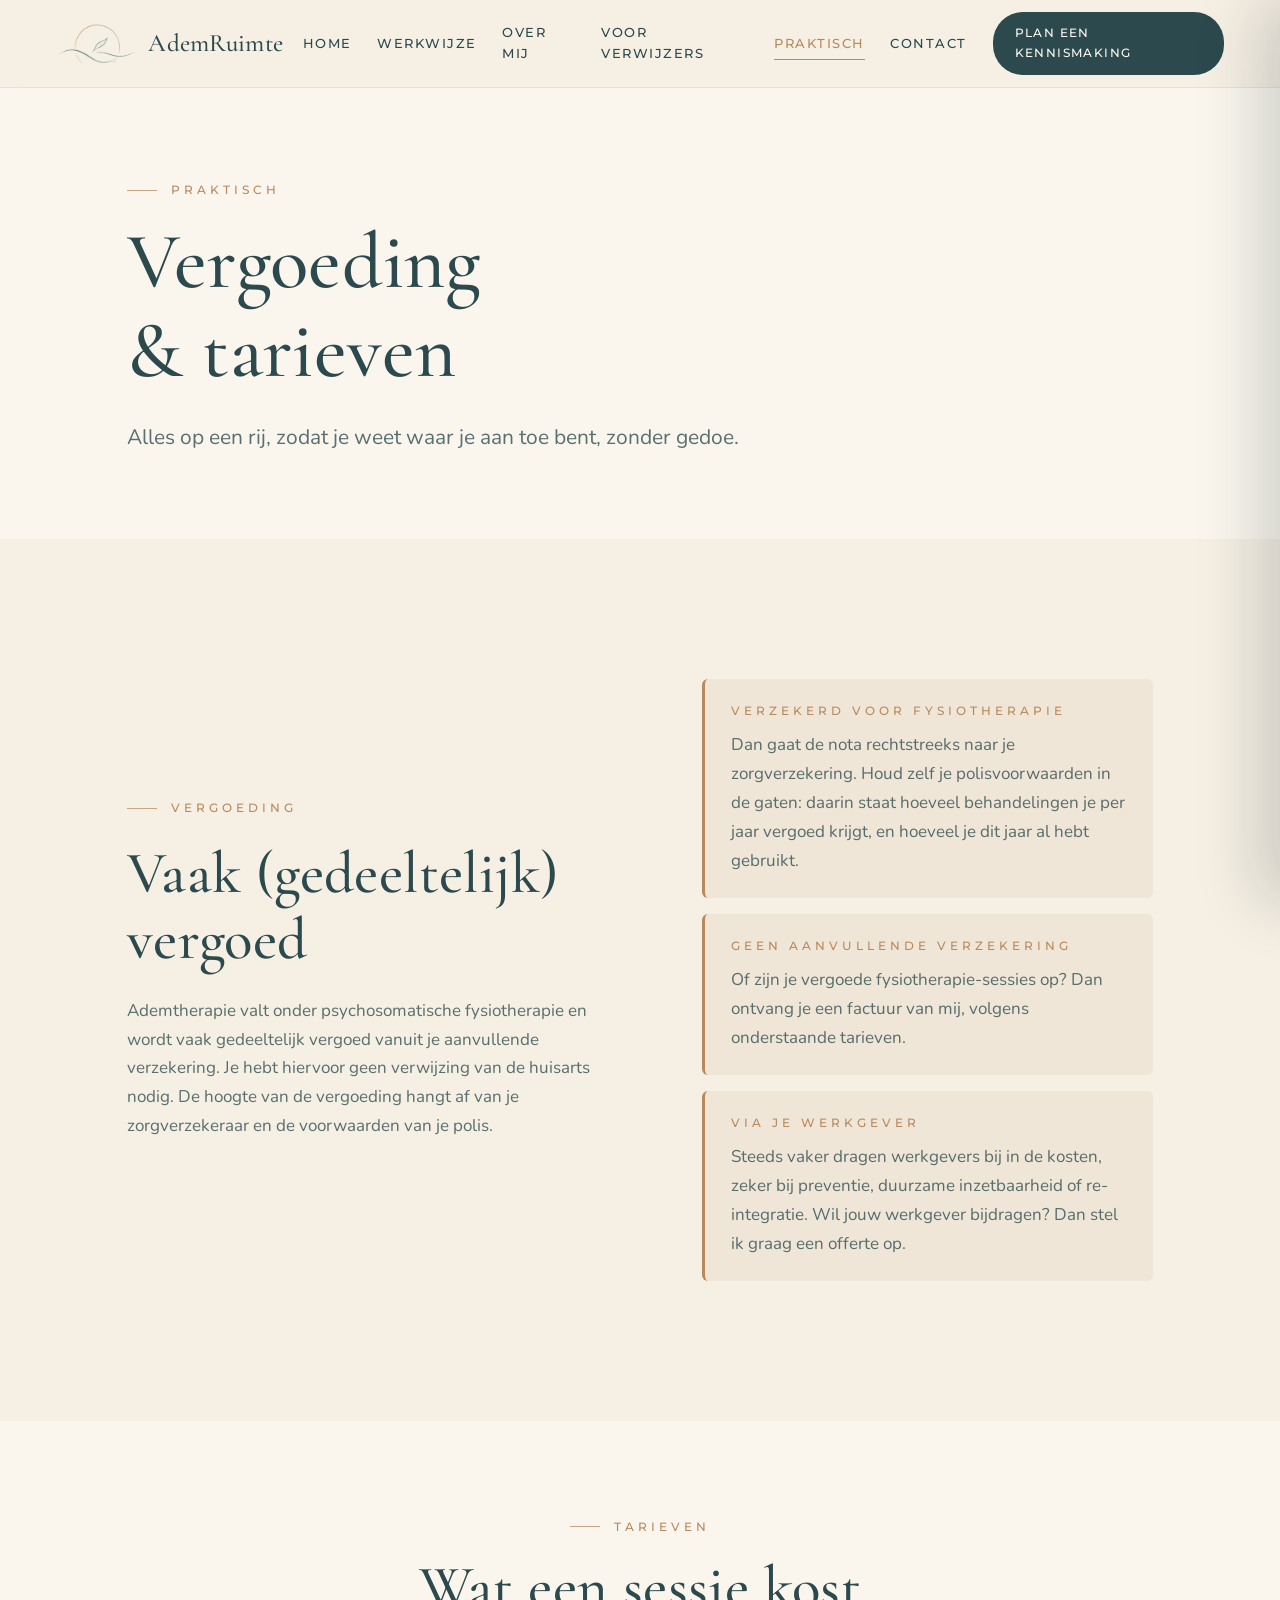
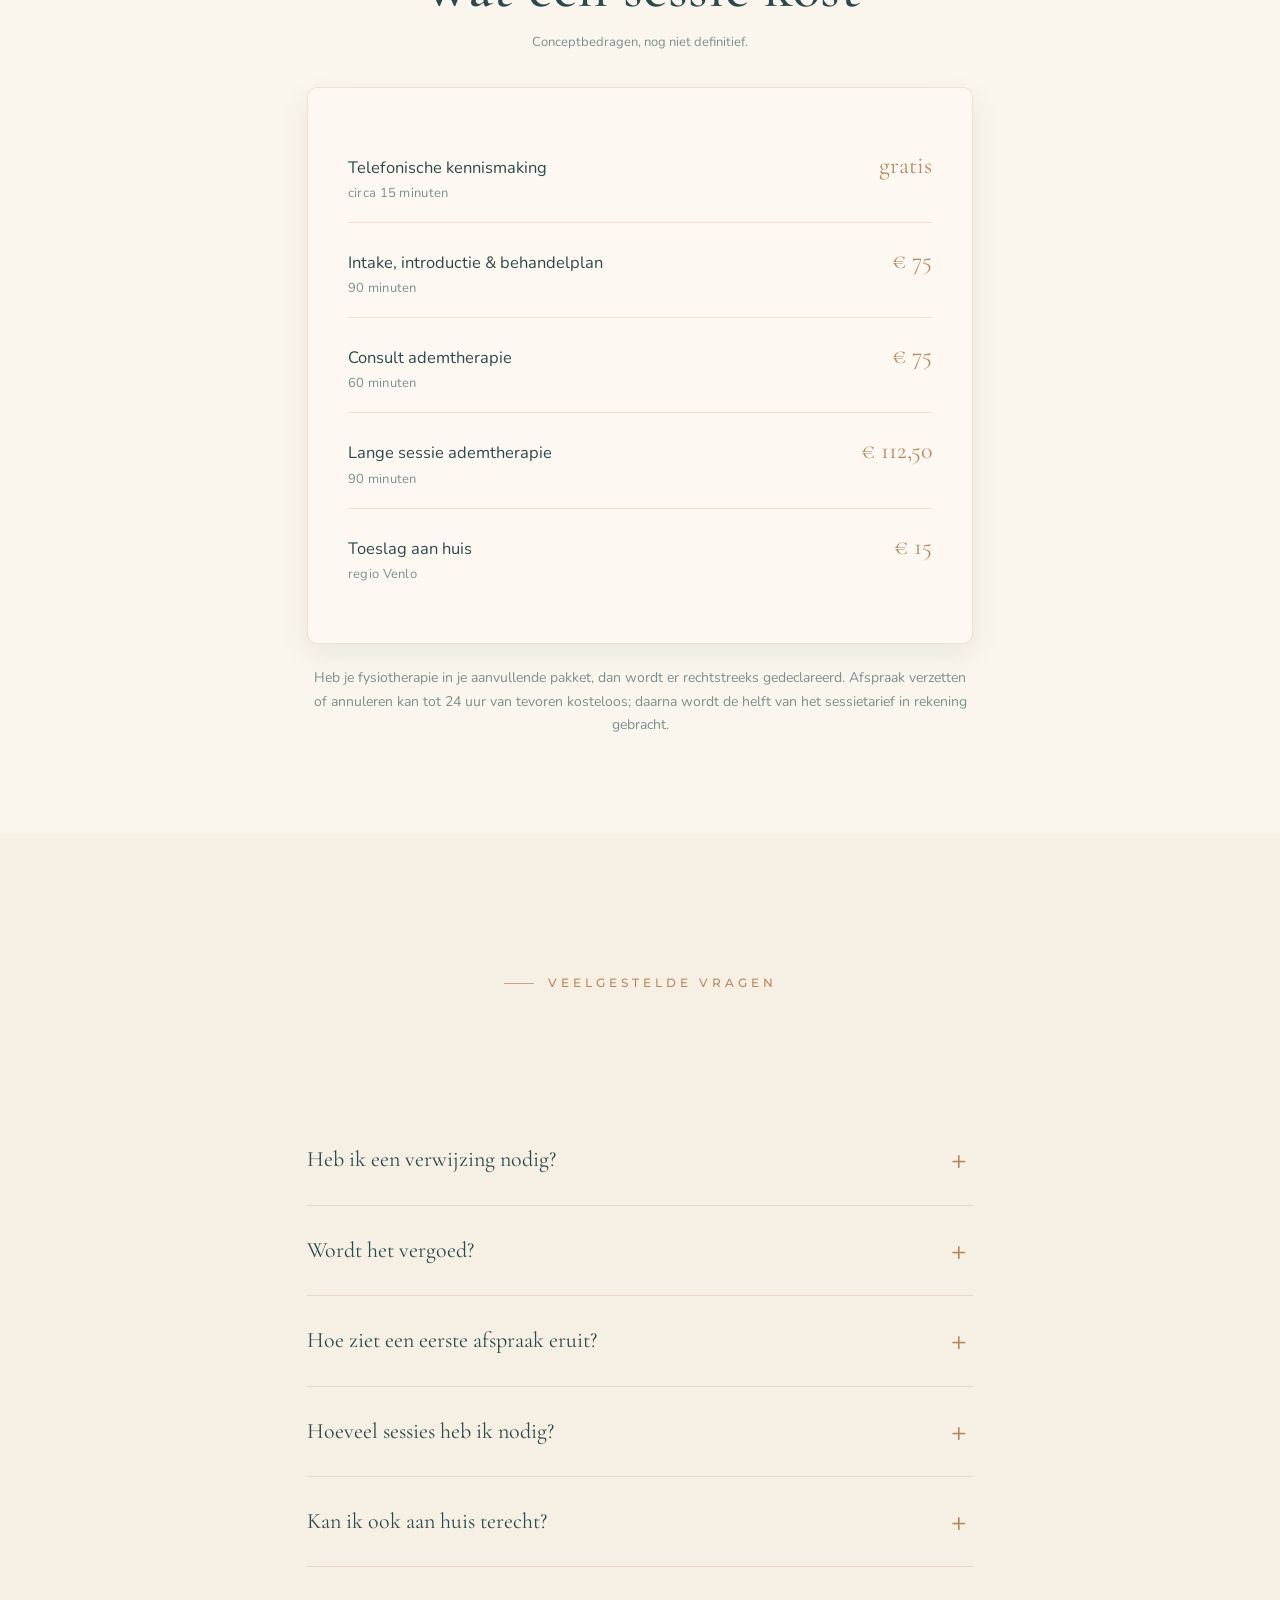
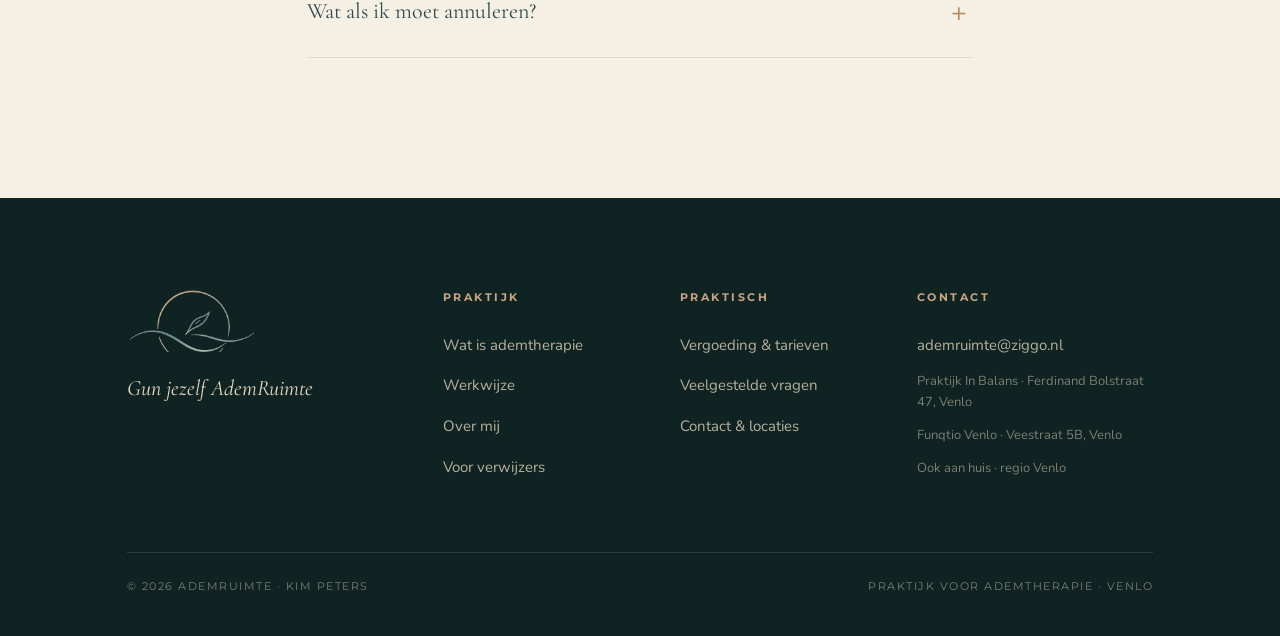
<file: praktisch.html>
<!DOCTYPE html>
<html lang="nl">
<head>
<meta charset="UTF-8">
<meta name="viewport" content="width=device-width, initial-scale=1.0">
<title>Praktisch · Vergoeding &amp; tarieven · AdemRuimte</title>
<meta name="description" content="Vergoeding, tarieven, veelgestelde vragen en contactgegevens van AdemRuimte, praktijk voor ademtherapie in Venlo.">
<link rel="icon" href="favicon.ico">
<link rel="apple-touch-icon" href="assets/img/apple-touch-icon.png">
<link rel="preconnect" href="https://fonts.googleapis.com">
<link rel="preconnect" href="https://fonts.gstatic.com" crossorigin>
<link href="https://fonts.googleapis.com/css2?family=Cormorant+Garamond:ital,wght@0,400;0,500;0,600;1,400;1,500&family=Nunito:ital,wght@0,300;0,400;0,600;0,700;1,400&family=Montserrat:wght@400;500;600&display=swap" rel="stylesheet">
<link rel="stylesheet" href="styles.css?v=26">
</head>
<body>

<!-- NAV -->
<nav class="nav solid" data-nav>
  <a href="index.html" class="brand" aria-label="AdemRuimte home">
    <img class="mark mark-light" src="assets/img/icoon_light_w400.png" alt="">
    <img class="mark mark-dark" src="assets/img/icoon_w400.png" alt="">
    <span class="brand-name">AdemRuimte</span>
  </a>
  <div class="nav-links">
    <a href="index.html" class="nav-link">Home</a>
    <a href="werkwijze.html" class="nav-link">Werkwijze</a>
    <a href="over-kim.html" class="nav-link">Over mij</a>
    <a href="verwijzers.html" class="nav-link">Voor verwijzers</a>
    <a href="praktisch.html" class="nav-link active">Praktisch</a>
    <a href="contact.html" class="nav-link">Contact</a>
    <a href="#" class="nav-cta" data-open-modal>Plan een kennismaking</a>
  </div>
  <button class="nav-toggle" data-nav-toggle aria-label="Open menu">
    <svg viewBox="0 0 24 24" fill="none" stroke="currentColor" stroke-width="1.6"><path d="M3 6h18M3 12h18M3 18h18"/></svg>
  </button>
</nav>
<div class="menu-back" data-menu-back></div>
<div class="mobile-menu" data-mobile-menu>
  <a href="index.html">Home</a>
  <a href="werkwijze.html">Werkwijze</a>
  <a href="over-kim.html">Over mij</a>
  <a href="verwijzers.html">Voor verwijzers</a>
  <a href="praktisch.html">Praktisch</a>
  <a href="contact.html">Contact</a>
  <a href="#" class="m-cta" data-open-modal>Plan een kennismaking →</a>
</div>

<!-- PAGE HERO -->
<header class="page-hero">
  <div class="wrap">
    <div class="eyebrow reveal">Praktisch</div>
    <h1 class="reveal" data-delay="1">Vergoeding<br>&amp; tarieven</h1>
    <p class="lead reveal" data-delay="2">Alles op een rij, zodat je weet waar je aan toe bent, zonder gedoe.</p>
  </div>
</header>

<!-- VERGOEDING -->
<section class="pad bg-cream">
  <div class="wrap">
    <div class="split wide-txt">
      <div class="split-txt prose">
        <div class="eyebrow reveal">Vergoeding</div>
        <h2 class="title reveal" data-delay="1" style="margin:22px 0 24px;">Vaak (gedeeltelijk)<br>vergoed</h2>
        <p class="reveal" data-delay="1">Ademtherapie valt onder psychosomatische fysiotherapie en wordt vaak gedeeltelijk vergoed vanuit je aanvullende verzekering. Je hebt hiervoor geen verwijzing van de huisarts nodig. De hoogte van de vergoeding hangt af van je zorgverzekeraar en de voorwaarden van je polis.</p>
      </div>
      <div class="split-txt">
        <div class="notice reveal" data-delay="1" style="margin-bottom:16px;">
          <div class="eyebrow no-rule">Verzekerd voor fysiotherapie</div>
          <p style="margin:0; color:var(--text-soft);">Dan gaat de nota rechtstreeks naar je zorgverzekering. Houd zelf je polisvoorwaarden in de gaten: daarin staat hoeveel behandelingen je per jaar vergoed krijgt, en hoeveel je dit jaar al hebt gebruikt.</p>
        </div>
        <div class="notice reveal" data-delay="1" style="margin-bottom:16px;">
          <div class="eyebrow no-rule">Geen aanvullende verzekering</div>
          <p style="margin:0; color:var(--text-soft);">Of zijn je vergoede fysiotherapie-sessies op? Dan ontvang je een factuur van mij, volgens onderstaande tarieven.</p>
        </div>
        <div class="notice reveal" data-delay="1">
          <div class="eyebrow no-rule">Via je werkgever</div>
          <p style="margin:0; color:var(--text-soft);">Steeds vaker dragen werkgevers bij in de kosten, zeker bij preventie, duurzame inzetbaarheid of re-integratie. Wil jouw werkgever bijdragen? Dan stel ik graag een offerte op.</p>
        </div>
      </div>
    </div>
  </div>
</section>

<!-- TARIEVEN -->
<section class="pad-sm bg-warm" id="tarieven">
  <div class="wrap-tight">
    <div class="eyebrow center reveal" style="margin-bottom:18px;">Tarieven</div>
    <h2 class="title reveal" data-delay="1" style="text-align:center; margin-bottom:10px;">Wat een sessie kost</h2>
    <p class="reveal" data-delay="1" style="text-align:center; font-size:13px; color:var(--text-mute); margin-bottom:34px;">Conceptbedragen, nog niet definitief.</p>
    <div class="card reveal" data-delay="1" style="padding:clamp(26px,3.4vw,40px);">
      <div class="rate">
        <div class="r-name">Telefonische kennismaking<small>circa 15 minuten</small></div>
        <div class="r-price">gratis</div>
      </div>
      <div class="rate">
        <div class="r-name">Intake, introductie &amp; behandelplan<small>90 minuten</small></div>
        <div class="r-price">€ 75</div>
      </div>
      <div class="rate">
        <div class="r-name">Consult ademtherapie<small>60 minuten</small></div>
        <div class="r-price">€ 75</div>
      </div>
      <div class="rate">
        <div class="r-name">Lange sessie ademtherapie<small>90 minuten</small></div>
        <div class="r-price">€ 112,50</div>
      </div>
      <div class="rate">
        <div class="r-name">Toeslag aan huis<small>regio Venlo</small></div>
        <div class="r-price">€ 15</div>
      </div>
    </div>
    <p class="reveal" data-delay="1" style="text-align:center; margin-top:22px; font-size:14px; color:var(--text-mute);">Heb je fysiotherapie in je aanvullende pakket, dan wordt er rechtstreeks gedeclareerd. Afspraak verzetten of annuleren kan tot 24 uur van tevoren kosteloos; daarna wordt de helft van het sessietarief in rekening gebracht.</p>
  </div>
</section>

<!-- FAQ -->
<section class="pad bg-cream" id="faq">
  <div class="wrap-tight">
    <div class="eyebrow center reveal" style="margin-bottom:18px;">Veelgestelde vragen</div>
    <h2 class="title reveal" data-delay="1" style="text-align:center; margin-bottom:38px;">Goed om te weten</h2>
    <div class="faq reveal" data-delay="1">
      <details>
        <summary>Heb ik een verwijzing nodig?</summary>
        <p>Nee. Je kunt je rechtstreeks aanmelden voor ademtherapie. Een verwijzing van de huisarts is niet nodig.</p>
      </details>
      <details>
        <summary>Wordt het vergoed?</summary>
        <p>Ademtherapie valt onder psychosomatische fysiotherapie en wordt vaak gedeeltelijk vergoed vanuit je aanvullende verzekering. De hoogte hangt af van je zorgverzekeraar en polis. Informeer vooraf bij je zorgverzekeraar over de vergoeding en het aantal behandelingen dat je per jaar vergoed krijgt.</p>
      </details>
      <details>
        <summary>Hoe ziet een eerste afspraak eruit?</summary>
        <p>We starten met een gratis telefonische kennismaking. Daarna volgt een uitgebreide intake (90 minuten) met gesprek, testen, vragenlijsten en observatie, waarin we je hulpvraag en adempatroon in kaart brengen en een behandelvoorstel doornemen.</p>
      </details>
      <details>
        <summary>Hoeveel sessies heb ik nodig?</summary>
        <p>Dat verschilt per persoon en hulpvraag. We werken op maat en in jouw tempo, met handvatten voor thuis. Aan het eind van een traject evalueren we samen.</p>
      </details>
      <details>
        <summary>Kan ik ook aan huis terecht?</summary>
        <p>Ja, een consult aan huis is mogelijk in de regio Venlo, met een kleine toeslag.</p>
      </details>
      <details>
        <summary>Wat als ik moet annuleren?</summary>
        <p>Een afspraak verzetten of annuleren kan kosteloos tot 24 uur van tevoren. Daarna wordt de helft van het sessietarief in rekening gebracht.</p>
      </details>
    </div>
  </div>
</section>


<!-- FOOTER -->
<footer>
  <div class="wrap">
    <div class="footer-grid">
      <div class="footer-brand">
        <img src="assets/img/icoon_w400.png" alt="AdemRuimte">
        <p class="fq">Gun jezelf AdemRuimte</p>
      </div>
      <div class="footer-col">
        <h4>Praktijk</h4>
        <ul>
          <li><a href="index.html#wat">Wat is ademtherapie</a></li>
          <li><a href="werkwijze.html">Werkwijze</a></li>
          <li><a href="over-kim.html">Over mij</a></li>
          <li><a href="verwijzers.html">Voor verwijzers</a></li>
        </ul>
      </div>
      <div class="footer-col">
        <h4>Praktisch</h4>
        <ul>
          <li><a href="praktisch.html#tarieven">Vergoeding &amp; tarieven</a></li>
          <li><a href="praktisch.html#faq">Veelgestelde vragen</a></li>
          <li><a href="contact.html">Contact &amp; locaties</a></li>
        </ul>
      </div>
      <div class="footer-col">
        <h4>Contact</h4>
        <ul>
          <li><a href="mailto:ademruimte@ziggo.nl">ademruimte@ziggo.nl</a></li>
          <li class="small">Praktijk In Balans · Ferdinand Bolstraat 47, Venlo</li>
          <li class="small">Funqtio Venlo · Veestraat 5B, Venlo</li>
          <li class="small">Ook aan huis · regio Venlo</li>
        </ul>
      </div>
    </div>
    <div class="footer-meta">
      <span>© <span data-year>2026</span> AdemRuimte · Kim Peters</span>
      <span>Praktijk voor ademtherapie · Venlo</span>
    </div>
  </div>
</footer>

<!-- MODAL -->
<div class="modal-back" data-modal>
  <div class="modal" role="dialog" aria-labelledby="m-title" aria-modal="true">
    <button class="modal-close" data-modal-close aria-label="Sluiten">×</button>
    <div class="eyebrow no-rule">Kennismaking · circa 15 min · gratis</div>
    <h3 id="m-title">Even kennismaken</h3>
    <p class="sub">Vertel kort wat er speelt. Ik bel of mail binnen één werkdag terug om een moment te plannen dat past.</p>
    <form data-form>
      <div class="field"><label for="m-naam">Naam</label><input type="text" id="m-naam" placeholder="Voornaam Achternaam" required></div>
      <div class="field"><label for="m-contact">E-mail of telefoon</label><input type="text" id="m-contact" placeholder="naam@voorbeeld.nl of 06 …" required></div>
      <div class="field"><label for="m-bericht">Korte toelichting (optioneel)</label><textarea id="m-bericht" rows="3" placeholder="Wat speelt er, of wat hoop je te bereiken?"></textarea></div>
      <button type="submit" class="btn btn-copper" style="width:100%; justify-content:center;">Verstuur vrijblijvend <span class="ar">→</span></button>
    </form>
    <p class="note-sm">Wat je deelt, blijft tussen ons. Altijd.</p>
  </div>
</div>
<div class="toast">Bedankt, ik neem binnen één werkdag contact op.</div>
<script src="script.js?v=26"></script>
</body>
</html>
</file>
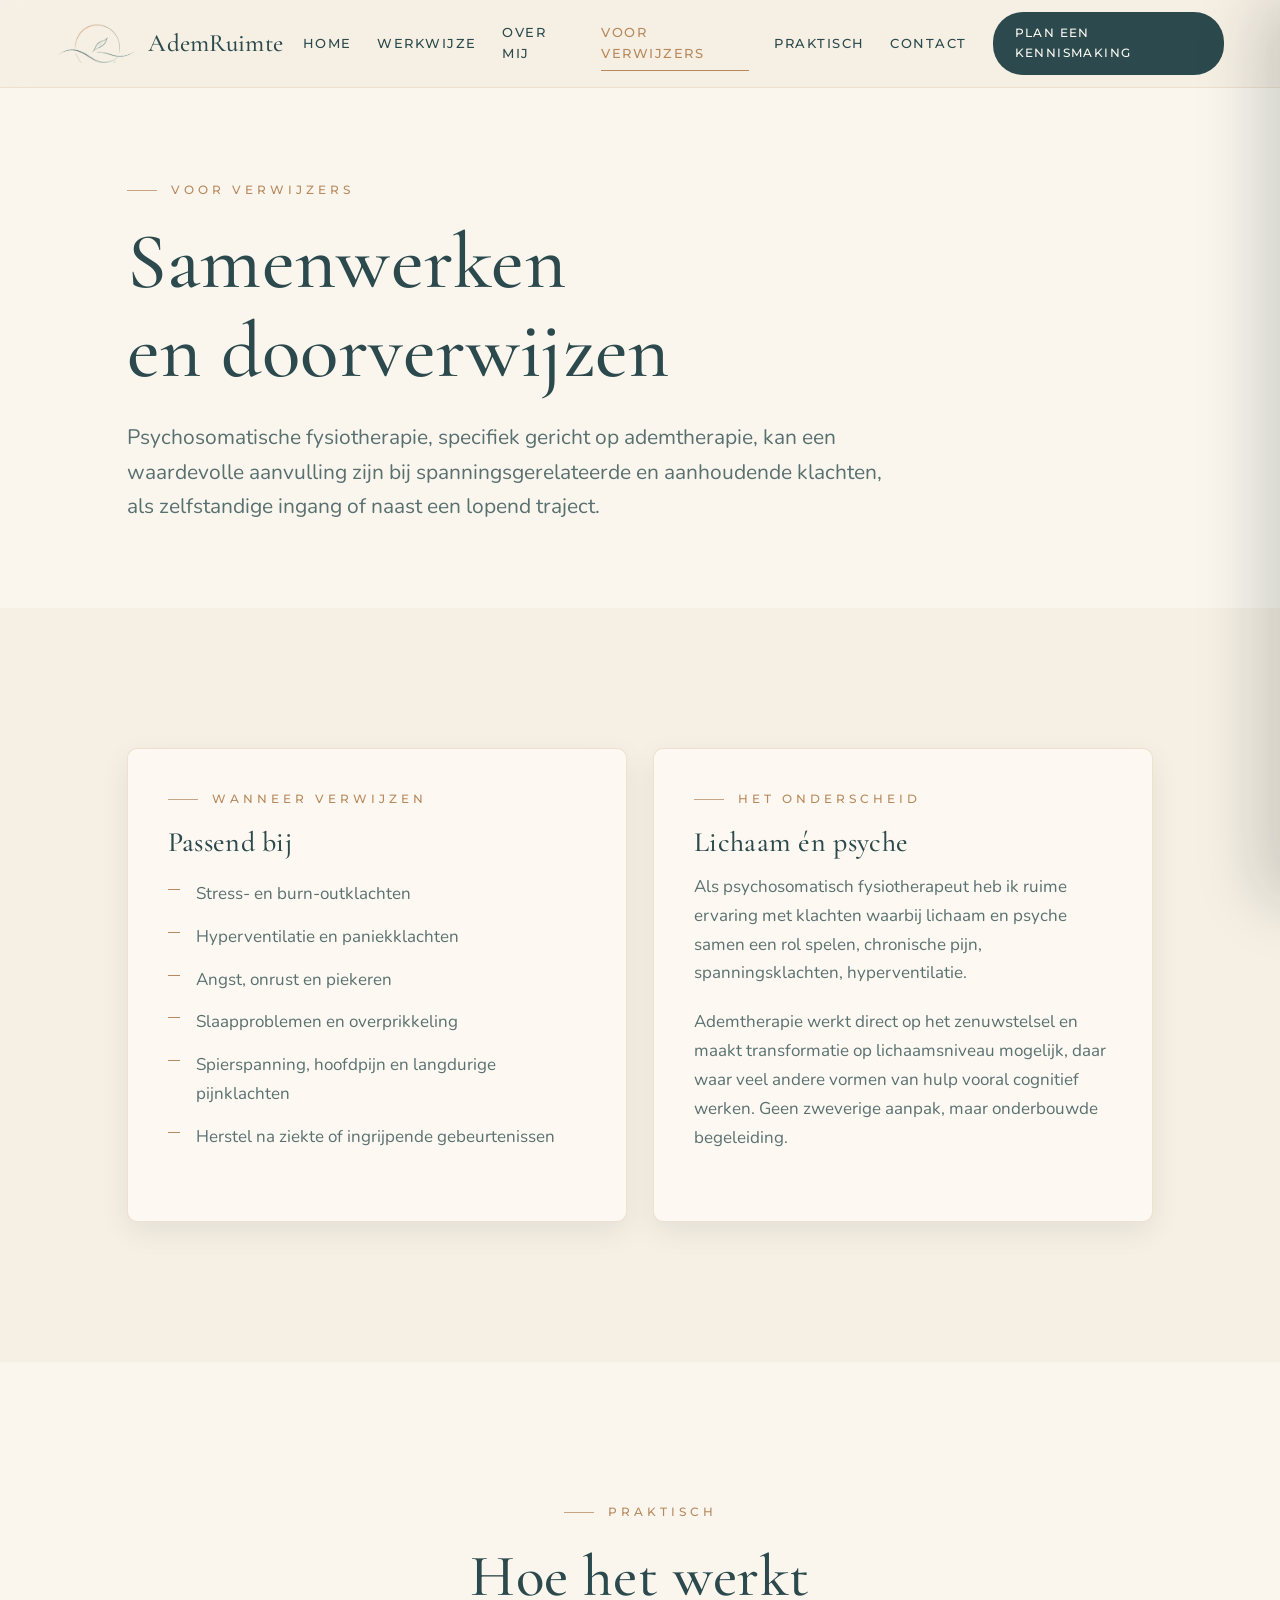
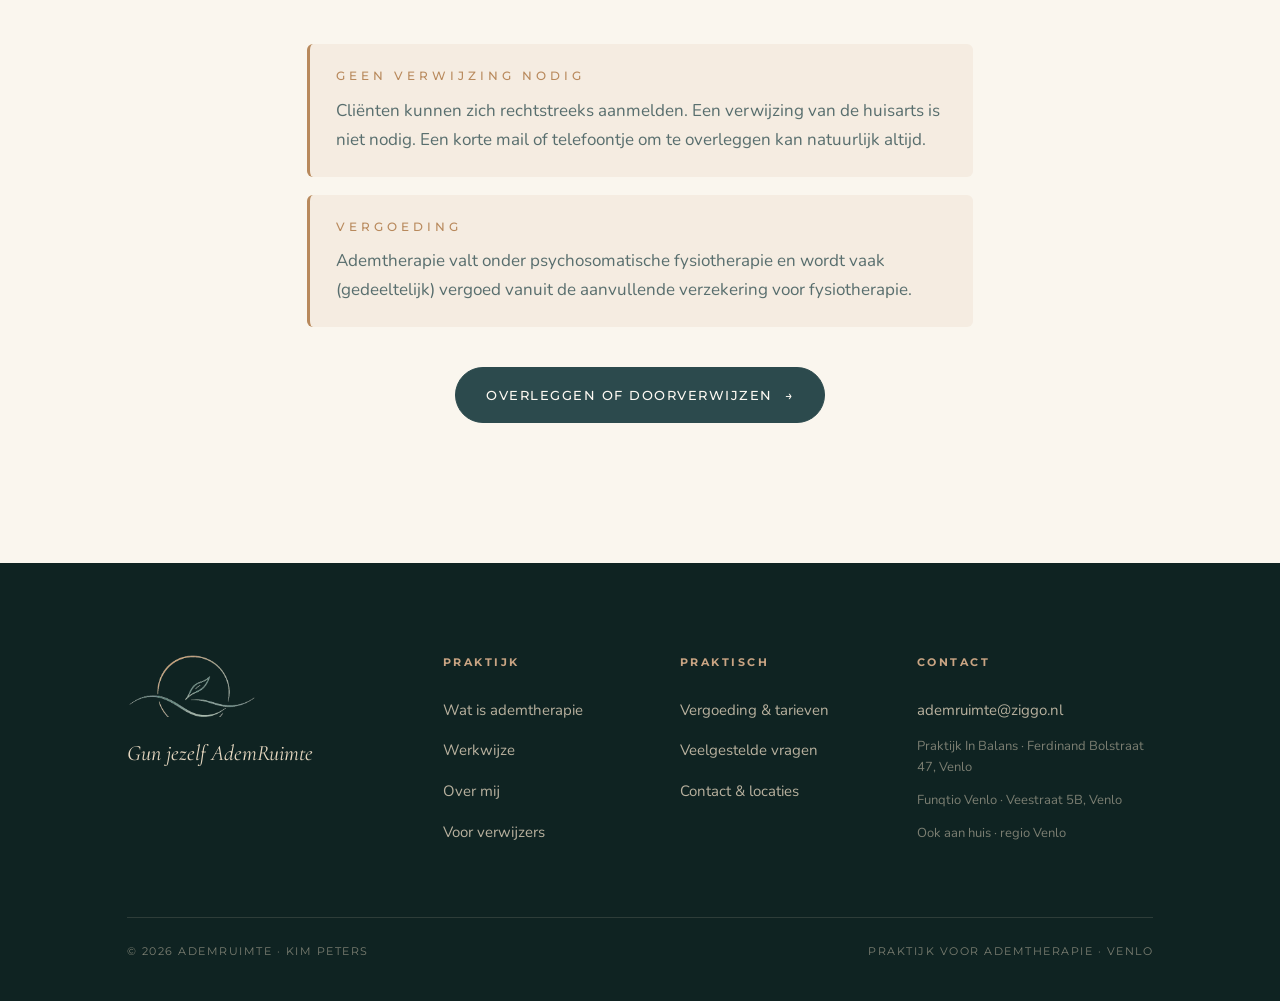
<file: verwijzers.html>
<!DOCTYPE html>
<html lang="nl">
<head>
<meta charset="UTF-8">
<meta name="viewport" content="width=device-width, initial-scale=1.0">
<title>Voor verwijzers · AdemRuimte</title>
<meta name="description" content="Informatie voor verwijzers: psychosomatische fysiotherapie gericht op ademtherapie als waardevolle aanvulling bij spanningsgerelateerde en aanhoudende klachten.">
<link rel="icon" href="favicon.ico">
<link rel="apple-touch-icon" href="assets/img/apple-touch-icon.png">
<link rel="preconnect" href="https://fonts.googleapis.com">
<link rel="preconnect" href="https://fonts.gstatic.com" crossorigin>
<link href="https://fonts.googleapis.com/css2?family=Cormorant+Garamond:ital,wght@0,400;0,500;0,600;1,400;1,500&family=Nunito:ital,wght@0,300;0,400;0,600;0,700;1,400&family=Montserrat:wght@400;500;600&display=swap" rel="stylesheet">
<link rel="stylesheet" href="styles.css?v=26">
</head>
<body>

<!-- NAV -->
<nav class="nav solid" data-nav>
  <a href="index.html" class="brand" aria-label="AdemRuimte home">
    <img class="mark mark-light" src="assets/img/icoon_light_w400.png" alt="">
    <img class="mark mark-dark" src="assets/img/icoon_w400.png" alt="">
    <span class="brand-name">AdemRuimte</span>
  </a>
  <div class="nav-links">
    <a href="index.html" class="nav-link">Home</a>
    <a href="werkwijze.html" class="nav-link">Werkwijze</a>
    <a href="over-kim.html" class="nav-link">Over mij</a>
    <a href="verwijzers.html" class="nav-link active">Voor verwijzers</a>
    <a href="praktisch.html" class="nav-link">Praktisch</a>
    <a href="contact.html" class="nav-link">Contact</a>
    <a href="#" class="nav-cta" data-open-modal>Plan een kennismaking</a>
  </div>
  <button class="nav-toggle" data-nav-toggle aria-label="Open menu">
    <svg viewBox="0 0 24 24" fill="none" stroke="currentColor" stroke-width="1.6"><path d="M3 6h18M3 12h18M3 18h18"/></svg>
  </button>
</nav>
<div class="menu-back" data-menu-back></div>
<div class="mobile-menu" data-mobile-menu>
  <a href="index.html">Home</a>
  <a href="werkwijze.html">Werkwijze</a>
  <a href="over-kim.html">Over mij</a>
  <a href="verwijzers.html">Voor verwijzers</a>
  <a href="praktisch.html">Praktisch</a>
  <a href="contact.html">Contact</a>
  <a href="#" class="m-cta" data-open-modal>Plan een kennismaking →</a>
</div>

<!-- PAGE HERO -->
<header class="page-hero">
  <div class="wrap">
    <div class="eyebrow reveal">Voor verwijzers</div>
    <h1 class="reveal" data-delay="1">Samenwerken<br>en doorverwijzen</h1>
    <p class="lead reveal" data-delay="2">Psychosomatische fysiotherapie, specifiek gericht op ademtherapie, kan een waardevolle aanvulling zijn bij spanningsgerelateerde en aanhoudende klachten, als zelfstandige ingang of naast een lopend traject.</p>
  </div>
</header>

<!-- WANNEER & ONDERSCHEID -->
<section class="pad bg-cream">
  <div class="wrap">
    <div class="cards">
      <div class="card reveal">
        <div class="eyebrow">Wanneer verwijzen</div>
        <h3>Passend bij</h3>
        <div class="prose">
          <ul>
            <li>Stress- en burn-outklachten</li>
            <li>Hyperventilatie en paniekklachten</li>
            <li>Angst, onrust en piekeren</li>
            <li>Slaapproblemen en overprikkeling</li>
            <li>Spierspanning, hoofdpijn en langdurige pijnklachten</li>
            <li>Herstel na ziekte of ingrijpende gebeurtenissen</li>
          </ul>
        </div>
      </div>
      <div class="card reveal" data-delay="1">
        <div class="eyebrow">Het onderscheid</div>
        <h3>Lichaam én psyche</h3>
        <div class="prose">
          <p>Als psychosomatisch fysiotherapeut heb ik ruime ervaring met klachten waarbij lichaam en psyche samen een rol spelen, chronische pijn, spanningsklachten, hyperventilatie.</p>
          <p>Ademtherapie werkt direct op het zenuwstelsel en maakt transformatie op lichaamsniveau mogelijk, daar waar veel andere vormen van hulp vooral cognitief werken. Geen zweverige aanpak, maar onderbouwde begeleiding.</p>
        </div>
      </div>
    </div>
  </div>
</section>

<!-- PRAKTISCH VOOR VERWIJZERS -->
<section class="pad bg-warm">
  <div class="wrap-tight">
    <div class="eyebrow center reveal" style="margin-bottom:22px;">Praktisch</div>
    <h2 class="title reveal" data-delay="1" style="text-align:center; margin-bottom:34px;">Hoe het werkt</h2>
    <div class="notice reveal" data-delay="1" style="margin-bottom:18px;">
      <div class="eyebrow no-rule">Geen verwijzing nodig</div>
      <p style="margin:0; color:var(--text-soft);">Cliënten kunnen zich rechtstreeks aanmelden. Een verwijzing van de huisarts is niet nodig. Een korte mail of telefoontje om te overleggen kan natuurlijk altijd.</p>
    </div>
    <div class="notice reveal" data-delay="1">
      <div class="eyebrow no-rule">Vergoeding</div>
      <p style="margin:0; color:var(--text-soft);">Ademtherapie valt onder psychosomatische fysiotherapie en wordt vaak (gedeeltelijk) vergoed vanuit de aanvullende verzekering voor fysiotherapie.</p>
    </div>
    <p class="reveal" style="text-align:center; margin-top:40px;">
      <a href="#" class="btn" data-open-modal>Overleggen of doorverwijzen <span class="ar">→</span></a>
    </p>
  </div>
</section>

<!-- FOOTER -->
<footer>
  <div class="wrap">
    <div class="footer-grid">
      <div class="footer-brand">
        <img src="assets/img/icoon_w400.png" alt="AdemRuimte">
        <p class="fq">Gun jezelf AdemRuimte</p>
      </div>
      <div class="footer-col">
        <h4>Praktijk</h4>
        <ul>
          <li><a href="index.html#wat">Wat is ademtherapie</a></li>
          <li><a href="werkwijze.html">Werkwijze</a></li>
          <li><a href="over-kim.html">Over mij</a></li>
          <li><a href="verwijzers.html">Voor verwijzers</a></li>
        </ul>
      </div>
      <div class="footer-col">
        <h4>Praktisch</h4>
        <ul>
          <li><a href="praktisch.html">Vergoeding &amp; tarieven</a></li>
          <li><a href="praktisch.html#faq">Veelgestelde vragen</a></li>
          <li><a href="contact.html">Contact &amp; locaties</a></li>
        </ul>
      </div>
      <div class="footer-col">
        <h4>Contact</h4>
        <ul>
          <li><a href="mailto:ademruimte@ziggo.nl">ademruimte@ziggo.nl</a></li>
          <li class="small">Praktijk In Balans · Ferdinand Bolstraat 47, Venlo</li>
          <li class="small">Funqtio Venlo · Veestraat 5B, Venlo</li>
          <li class="small">Ook aan huis · regio Venlo</li>
        </ul>
      </div>
    </div>
    <div class="footer-meta">
      <span>© <span data-year>2026</span> AdemRuimte · Kim Peters</span>
      <span>Praktijk voor ademtherapie · Venlo</span>
    </div>
  </div>
</footer>

<!-- MODAL -->
<div class="modal-back" data-modal>
  <div class="modal" role="dialog" aria-labelledby="m-title" aria-modal="true">
    <button class="modal-close" data-modal-close aria-label="Sluiten">×</button>
    <div class="eyebrow no-rule">Overleg · vrijblijvend</div>
    <h3 id="m-title">Even overleggen</h3>
    <p class="sub">Laat je gegevens achter en een korte toelichting. Ik neem binnen één werkdag contact op.</p>
    <form data-form>
      <div class="field"><label for="m-naam">Naam</label><input type="text" id="m-naam" placeholder="Voornaam Achternaam" required></div>
      <div class="field"><label for="m-contact">E-mail of telefoon</label><input type="text" id="m-contact" placeholder="naam@voorbeeld.nl of 06 …" required></div>
      <div class="field"><label for="m-bericht">Korte toelichting (optioneel)</label><textarea id="m-bericht" rows="3" placeholder="Waar gaat het over?"></textarea></div>
      <button type="submit" class="btn btn-copper" style="width:100%; justify-content:center;">Verstuur vrijblijvend <span class="ar">→</span></button>
    </form>
    <p class="note-sm">Wat je deelt, blijft tussen ons. Altijd.</p>
  </div>
</div>
<div class="toast">Bedankt, ik neem binnen één werkdag contact op.</div>
<script src="script.js?v=26"></script>
</body>
</html>
</file>
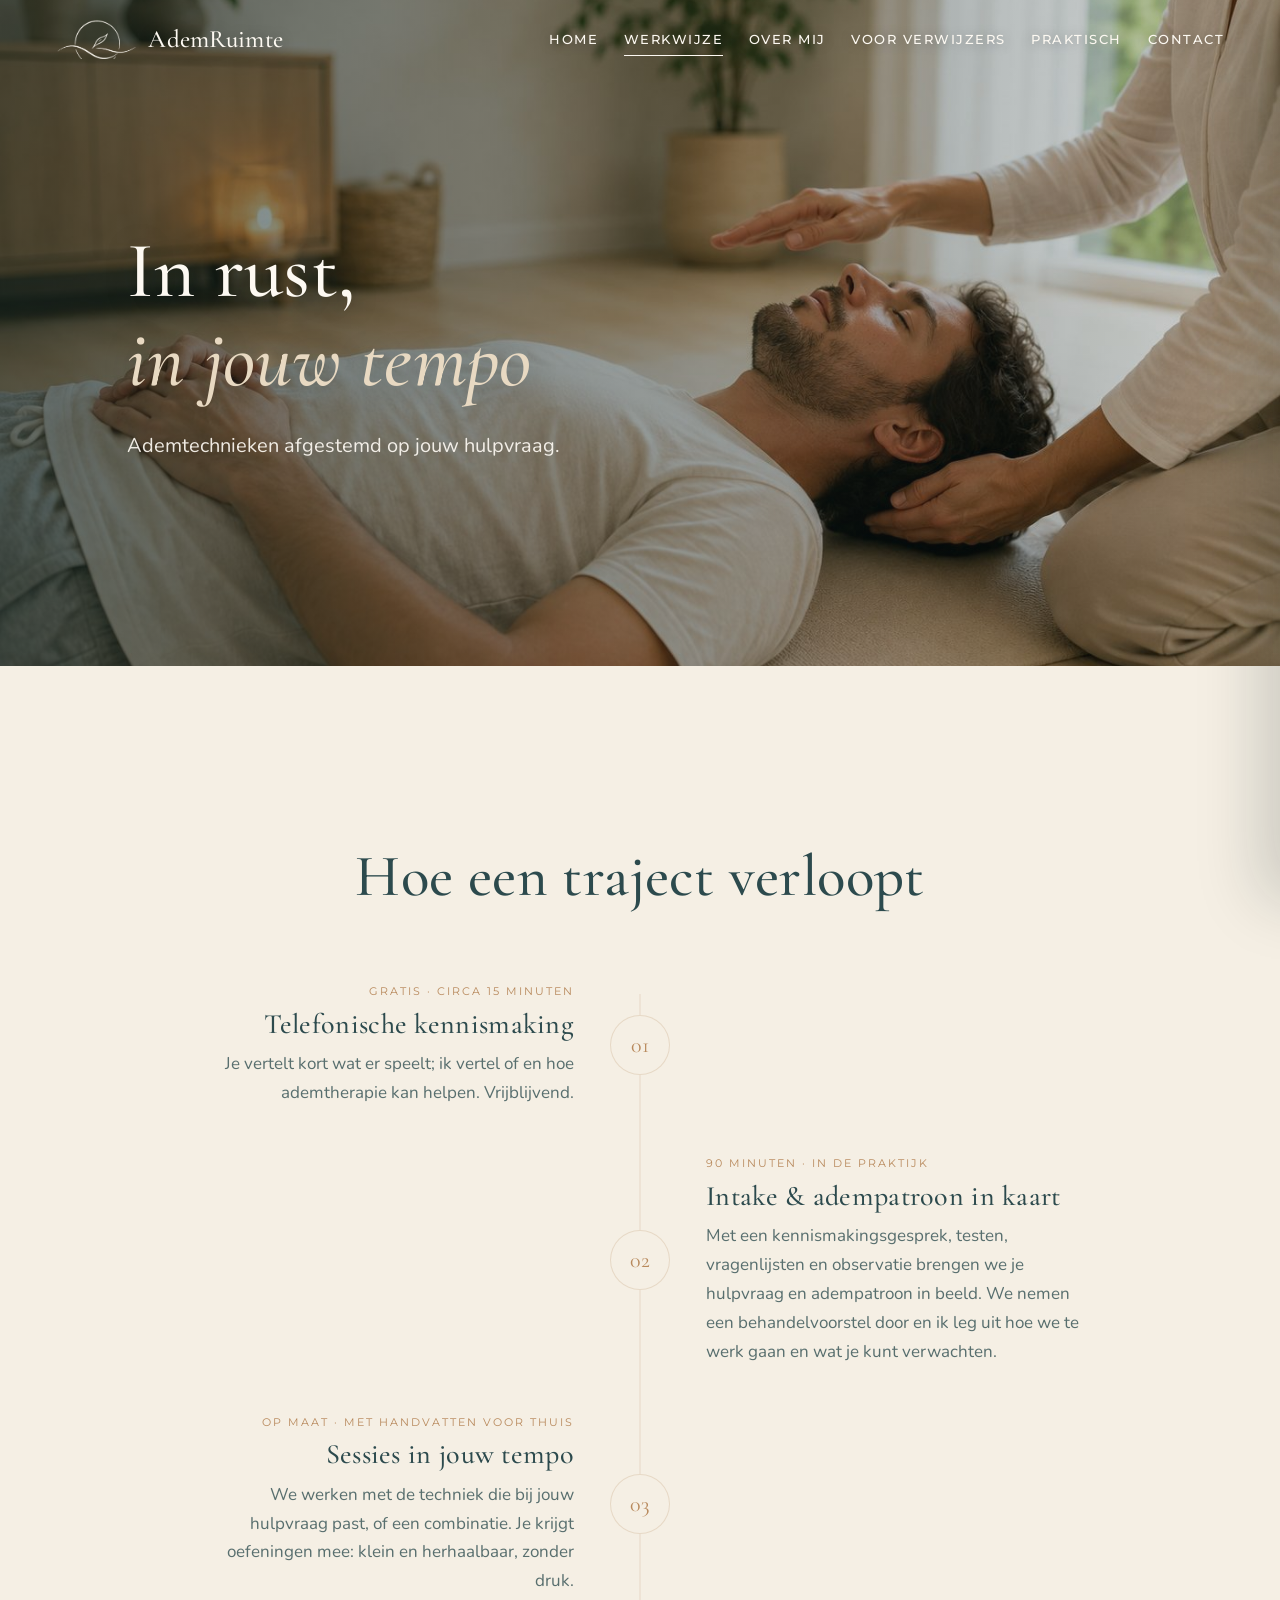
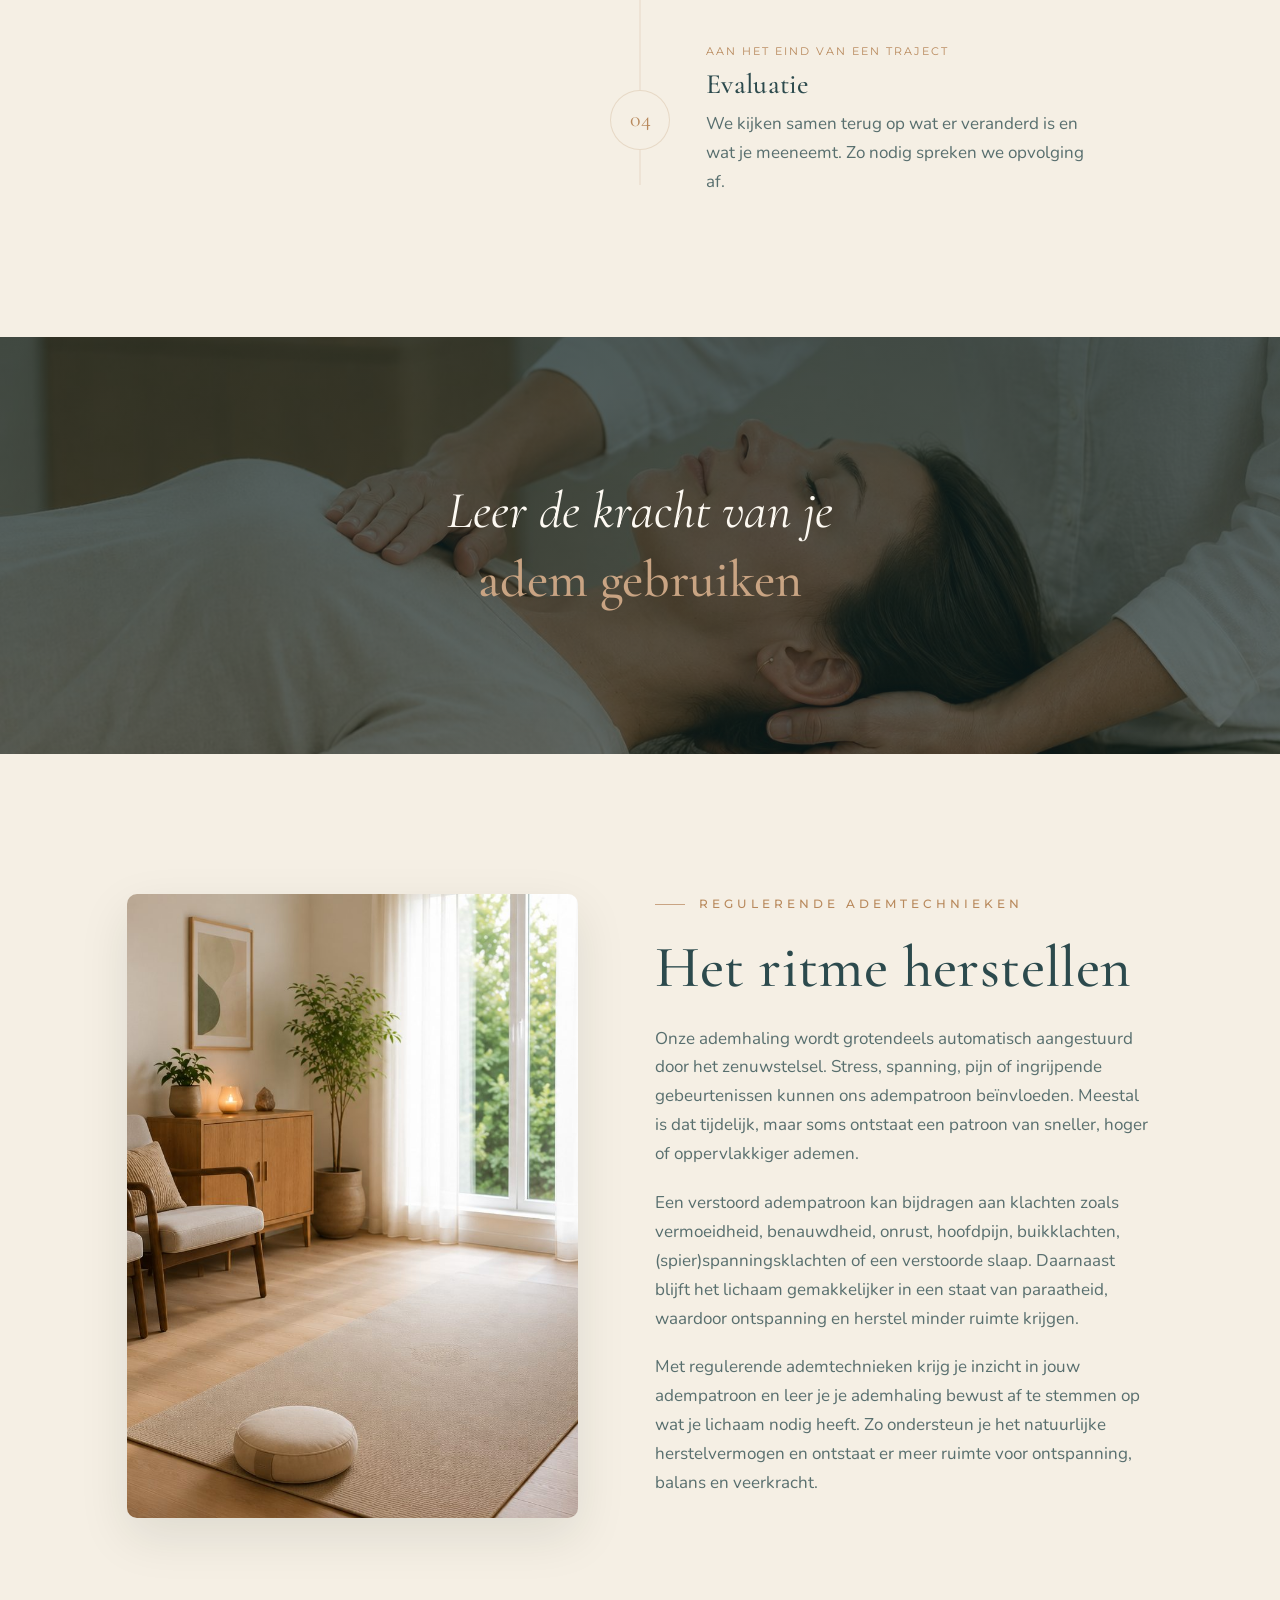
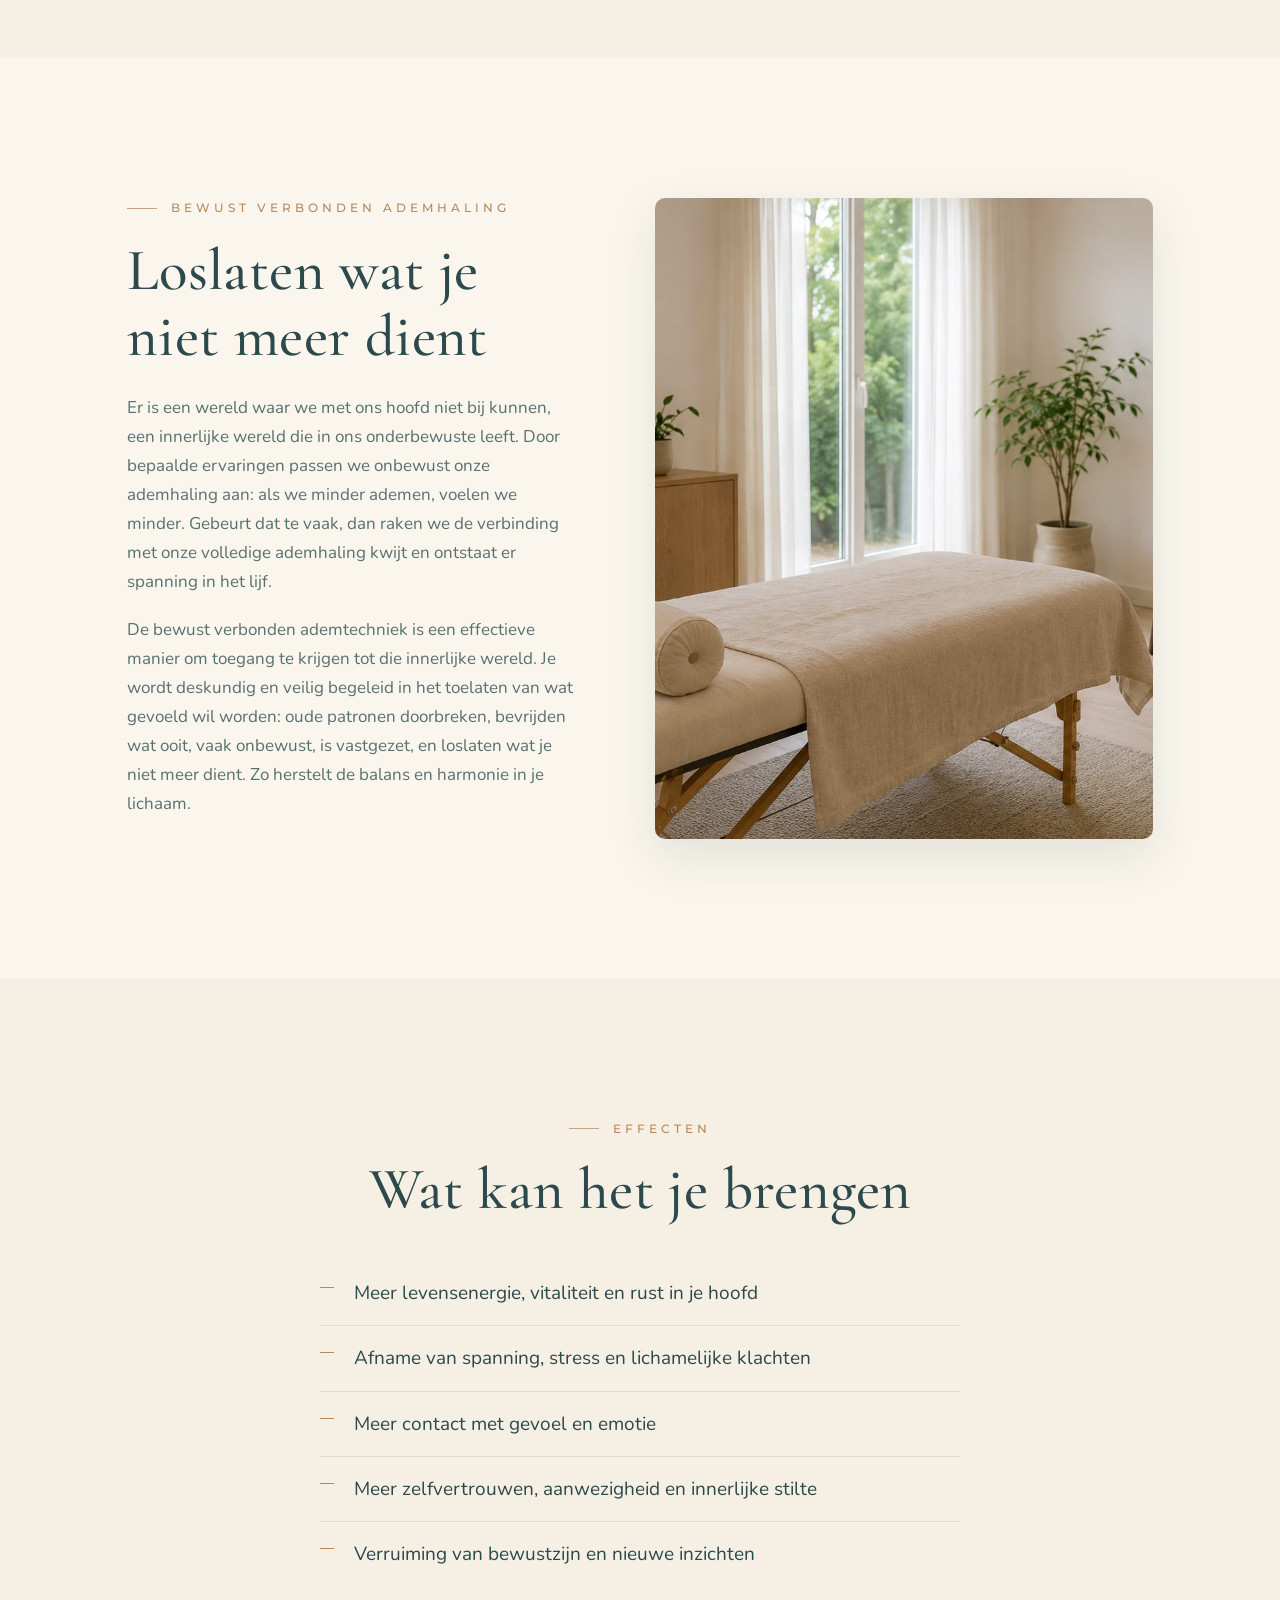
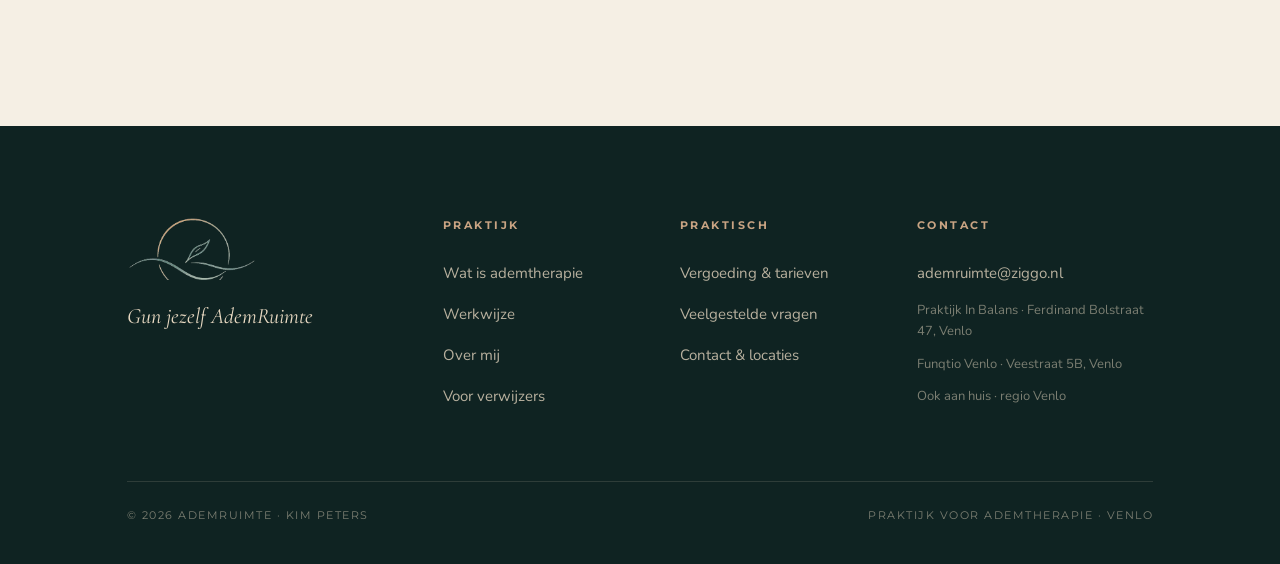
<file: werkwijze.html>
<!DOCTYPE html>
<html lang="nl">
<head>
<meta charset="UTF-8">
<meta name="viewport" content="width=device-width, initial-scale=1.0">
<title>Werkwijze · AdemRuimte</title>
<meta name="description" content="Zo werkt ademtherapie bij AdemRuimte: van kennismaking en intake tot sessies op maat, met regulerende ademtechnieken en de bewust verbonden ademhaling.">
<link rel="icon" href="favicon.ico">
<link rel="apple-touch-icon" href="assets/img/apple-touch-icon.png">
<link rel="preconnect" href="https://fonts.googleapis.com">
<link rel="preconnect" href="https://fonts.gstatic.com" crossorigin>
<link href="https://fonts.googleapis.com/css2?family=Cormorant+Garamond:ital,wght@0,400;0,500;0,600;1,400;1,500&family=Nunito:ital,wght@0,300;0,400;0,600;0,700;1,400&family=Montserrat:wght@400;500;600&display=swap" rel="stylesheet">
<link rel="stylesheet" href="styles.css?v=26">
</head>
<body class="has-hero">

<!-- NAV -->
<nav class="nav" data-nav>
  <a href="index.html" class="brand" aria-label="AdemRuimte home">
    <img class="mark mark-light" src="assets/img/icoon_light_w400.png" alt="">
    <img class="mark mark-dark" src="assets/img/icoon_w400.png" alt="">
    <span class="brand-name">AdemRuimte</span>
  </a>
  <div class="nav-links">
    <a href="index.html" class="nav-link">Home</a>
    <a href="werkwijze.html" class="nav-link active">Werkwijze</a>
    <a href="over-kim.html" class="nav-link">Over mij</a>
    <a href="verwijzers.html" class="nav-link">Voor verwijzers</a>
    <a href="praktisch.html" class="nav-link">Praktisch</a>
    <a href="contact.html" class="nav-link">Contact</a>
    <a href="#" class="nav-cta" data-open-modal>Plan een kennismaking</a>
  </div>
  <button class="nav-toggle" data-nav-toggle aria-label="Open menu">
    <svg viewBox="0 0 24 24" fill="none" stroke="currentColor" stroke-width="1.6"><path d="M3 6h18M3 12h18M3 18h18"/></svg>
  </button>
</nav>
<div class="menu-back" data-menu-back></div>
<div class="mobile-menu" data-mobile-menu>
  <a href="index.html">Home</a>
  <a href="werkwijze.html">Werkwijze</a>
  <a href="over-kim.html">Over mij</a>
  <a href="verwijzers.html">Voor verwijzers</a>
  <a href="praktisch.html">Praktisch</a>
  <a href="contact.html">Contact</a>
  <a href="#" class="m-cta" data-open-modal>Plan een kennismaking →</a>
</div>

<!-- HERO -->
<header class="hero side">
  <div class="hero-photo">
    <img src="assets/img/behandeling-man.jpg" alt="Een sessie in alle rust" fetchpriority="high">
  </div>
  <div class="hero-scrim"></div>
  <div class="wrap">
    <div class="hero-side-text">
      <h1 class="reveal" data-delay="1">In rust,<br><em>in jouw tempo</em></h1>
      <p class="hero-sub reveal" data-delay="2">Ademtechnieken afgestemd op jouw hulpvraag.</p>
    </div>
  </div>
</header>

<!-- HET TRAJECT (tijdlijn) -->
<section class="pad bg-cream">
  <div class="wrap">
    <div style="text-align:center; margin-bottom:clamp(48px,6vw,72px);">
      <div class="eyebrow center reveal">Stap voor stap</div>
      <h2 class="title reveal" data-delay="1" style="margin-top:18px;">Hoe een traject verloopt</h2>
    </div>
    <div class="timeline">
      <div class="tl-step left reveal">
        <div class="tl-text">
          <div class="meta">Gratis · circa 15 minuten</div>
          <h3>Telefonische kennismaking</h3>
          <p>Je vertelt kort wat er speelt; ik vertel of en hoe ademtherapie kan helpen. Vrijblijvend.</p>
        </div>
        <div class="tl-num">01</div>
      </div>
      <div class="tl-step right reveal">
        <div class="tl-num">02</div>
        <div class="tl-text">
          <div class="meta">90 minuten · in de praktijk</div>
          <h3>Intake &amp; adempatroon in kaart</h3>
          <p>Met een kennismakingsgesprek, testen, vragenlijsten en observatie brengen we je hulpvraag en adempatroon in beeld. We nemen een behandelvoorstel door en ik leg uit hoe we te werk gaan en wat je kunt verwachten.</p>
        </div>
      </div>
      <div class="tl-step left reveal">
        <div class="tl-text">
          <div class="meta">Op maat · met handvatten voor thuis</div>
          <h3>Sessies in jouw tempo</h3>
          <p>We werken met de techniek die bij jouw hulpvraag past, of een combinatie. Je krijgt oefeningen mee: klein en herhaalbaar, zonder druk.</p>
        </div>
        <div class="tl-num">03</div>
      </div>
      <div class="tl-step right reveal">
        <div class="tl-num">04</div>
        <div class="tl-text">
          <div class="meta">Aan het eind van een traject</div>
          <h3>Evaluatie</h3>
          <p>We kijken samen terug op wat er veranderd is en wat je meeneemt. Zo nodig spreken we opvolging af.</p>
        </div>
      </div>
    </div>
  </div>
</section>

<!-- PULLQUOTE -->
<section class="pad photo-band" style="background-image:url('assets/img/behandeling-vrouw.jpg')">
  <div class="pb-scrim"></div>
  <div class="wrap statement">
    <p class="q reveal">Leer de kracht van je <b>adem gebruiken</b></p>
  </div>
</section>

<!-- REGULERENDE TECHNIEKEN -->
<section class="pad bg-cream" id="regulerend">
  <div class="wrap">
    <div class="split stretch wide-img">
      <div class="split-media reveal-img">
        <div class="photo fill"><img src="assets/img/praktijk-stoelen.jpg" alt="Rustige praktijkruimte"></div>
      </div>
      <div class="split-txt prose">
        <div class="eyebrow reveal">Regulerende ademtechnieken</div>
        <h2 class="title reveal" data-delay="1" style="margin:20px 0 24px;">Het ritme herstellen</h2>
        <p class="reveal" data-delay="1">Onze ademhaling wordt grotendeels automatisch aangestuurd door het zenuwstelsel. Stress, spanning, pijn of ingrijpende gebeurtenissen kunnen ons adempatroon beïnvloeden. Meestal is dat tijdelijk, maar soms ontstaat een patroon van sneller, hoger of oppervlakkiger ademen.</p>
        <p class="reveal" data-delay="1">Een verstoord adempatroon kan bijdragen aan klachten zoals vermoeidheid, benauwdheid, onrust, hoofdpijn, buikklachten, (spier)spanningsklachten of een verstoorde slaap. Daarnaast blijft het lichaam gemakkelijker in een staat van paraatheid, waardoor ontspanning en herstel minder ruimte krijgen.</p>
        <p class="reveal" data-delay="1">Met regulerende ademtechnieken krijg je inzicht in jouw adempatroon en leer je je ademhaling bewust af te stemmen op wat je lichaam nodig heeft. Zo ondersteun je het natuurlijke herstelvermogen en ontstaat er meer ruimte voor ontspanning, balans en veerkracht.</p>
      </div>
    </div>
  </div>
</section>

<!-- BEWUST VERBONDEN ADEMHALING -->
<section class="pad bg-warm" id="verbonden">
  <div class="wrap">
    <div class="split stretch wide-img reverse">
      <div class="split-media reveal-img">
        <div class="photo fill"><img src="assets/img/behandeling-vrouw-detail.jpg" alt="Rustig ademen tijdens een sessie"></div>
      </div>
      <div class="split-txt prose">
        <div class="eyebrow reveal">Bewust verbonden ademhaling</div>
        <h2 class="title reveal" data-delay="1" style="margin:20px 0 24px;">Loslaten wat je<br>niet meer dient</h2>
        <p class="reveal" data-delay="1">Er is een wereld waar we met ons hoofd niet bij kunnen, een innerlijke wereld die in ons onderbewuste leeft. Door bepaalde ervaringen passen we onbewust onze ademhaling aan: als we minder ademen, voelen we minder. Gebeurt dat te vaak, dan raken we de verbinding met onze volledige ademhaling kwijt en ontstaat er spanning in het lijf.</p>
        <p class="reveal" data-delay="1">De bewust verbonden ademtechniek is een effectieve manier om toegang te krijgen tot die innerlijke wereld. Je wordt deskundig en veilig begeleid in het toelaten van wat gevoeld wil worden: oude patronen doorbreken, bevrijden wat ooit, vaak onbewust, is vastgezet, en loslaten wat je niet meer dient. Zo herstelt de balans en harmonie in je lichaam.</p>
      </div>
    </div>
  </div>
</section>

<!-- WAT KAN HET JE BRENGEN -->
<section class="pad bg-cream">
  <div class="wrap-tight" style="text-align:center;">
    <div class="eyebrow center reveal">Effecten</div>
    <h2 class="title reveal" data-delay="1" style="margin-top:18px;">Wat kan het je brengen</h2>
    <ul class="benefits reveal" data-delay="1">
      <li>Meer levensenergie, vitaliteit en rust in je hoofd</li>
      <li>Afname van spanning, stress en lichamelijke klachten</li>
      <li>Meer contact met gevoel en emotie</li>
      <li>Meer zelfvertrouwen, aanwezigheid en innerlijke stilte</li>
      <li>Verruiming van bewustzijn en nieuwe inzichten</li>
    </ul>
  </div>
</section>


<!-- FOOTER -->
<footer>
  <div class="wrap">
    <div class="footer-grid">
      <div class="footer-brand">
        <img src="assets/img/icoon_w400.png" alt="AdemRuimte">
        <p class="fq">Gun jezelf AdemRuimte</p>
      </div>
      <div class="footer-col">
        <h4>Praktijk</h4>
        <ul>
          <li><a href="index.html#wat">Wat is ademtherapie</a></li>
          <li><a href="werkwijze.html">Werkwijze</a></li>
          <li><a href="over-kim.html">Over mij</a></li>
          <li><a href="verwijzers.html">Voor verwijzers</a></li>
        </ul>
      </div>
      <div class="footer-col">
        <h4>Praktisch</h4>
        <ul>
          <li><a href="praktisch.html#tarieven">Vergoeding &amp; tarieven</a></li>
          <li><a href="praktisch.html#faq">Veelgestelde vragen</a></li>
          <li><a href="contact.html">Contact &amp; locaties</a></li>
        </ul>
      </div>
      <div class="footer-col">
        <h4>Contact</h4>
        <ul>
          <li><a href="mailto:ademruimte@ziggo.nl">ademruimte@ziggo.nl</a></li>
          <li class="small">Praktijk In Balans · Ferdinand Bolstraat 47, Venlo</li>
          <li class="small">Funqtio Venlo · Veestraat 5B, Venlo</li>
          <li class="small">Ook aan huis · regio Venlo</li>
        </ul>
      </div>
    </div>
    <div class="footer-meta">
      <span>© <span data-year>2026</span> AdemRuimte · Kim Peters</span>
      <span>Praktijk voor ademtherapie · Venlo</span>
    </div>
  </div>
</footer>

<!-- MODAL -->
<div class="modal-back" data-modal>
  <div class="modal" role="dialog" aria-labelledby="m-title" aria-modal="true">
    <button class="modal-close" data-modal-close aria-label="Sluiten">×</button>
    <div class="eyebrow no-rule">Kennismaking · circa 15 min · gratis</div>
    <h3 id="m-title">Even kennismaken</h3>
    <p class="sub">Vertel kort wat er speelt. Ik bel of mail binnen één werkdag terug om een moment te plannen dat past.</p>
    <form data-form>
      <div class="field"><label for="m-naam">Naam</label><input type="text" id="m-naam" placeholder="Voornaam Achternaam" required></div>
      <div class="field"><label for="m-contact">E-mail of telefoon</label><input type="text" id="m-contact" placeholder="naam@voorbeeld.nl of 06 …" required></div>
      <div class="field"><label for="m-bericht">Korte toelichting (optioneel)</label><textarea id="m-bericht" rows="3" placeholder="Wat speelt er, of wat hoop je te bereiken?"></textarea></div>
      <button type="submit" class="btn btn-copper" style="width:100%; justify-content:center;">Verstuur vrijblijvend <span class="ar">→</span></button>
    </form>
    <p class="note-sm">Wat je deelt, blijft tussen ons. Altijd.</p>
  </div>
</div>
<div class="toast">Bedankt, ik neem binnen één werkdag contact op.</div>
<script src="script.js?v=26"></script>
</body>
</html>
</file>
<file: styles.css>
/* =====================================================================
   AdemRuimte — huisstijl & design system
   Kleuren, typografie en componenten volgens de Brandguide.
   ===================================================================== */

:root{
  /* Kleur */
  --cream:        #F5EFE4;
  --cream-warm:   #FAF6EE;
  --cream-light:  #FDF9F2;
  --teal:         #2C4A4D;
  --teal-dark:    #0F2322;
  --copper:       #B8895C;
  --copper-soft:  #C9A483;
  --sage:         #7B9985;
  --sage-soft:    #9CB8A0;
  --ink-light:    #E8D9C2;

  /* Tekstkleuren afgeleid */
  --text:         #2C4A4D;
  --text-soft:    rgba(44,74,77,.78);
  --text-mute:    rgba(44,74,77,.6);
  --line:         rgba(184,137,92,.22);

  /* Type */
  --serif: 'Cormorant Garamond', Georgia, 'Times New Roman', serif;
  --sans:  'Nunito', system-ui, -apple-system, sans-serif;
  --label: 'Montserrat', system-ui, sans-serif;

  /* Maatvoering */
  --wrap: 1180px;
  --wrap-tight: 820px;
  --radius: 10px;
  --shadow: 0 18px 50px rgba(15,35,34,.10);
  --shadow-soft: 0 10px 30px rgba(15,35,34,.07);
  --ease: cubic-bezier(.22,.61,.36,1);
}

/* ---------- Reset ---------- */
*,*::before,*::after{ box-sizing:border-box; margin:0; padding:0; }
html{ scroll-behavior:smooth; -webkit-text-size-adjust:100%; }
body{
  font-family:var(--sans);
  color:var(--text);
  background:var(--cream);
  line-height:1.7;
  font-size:17px;
  -webkit-font-smoothing:antialiased;
  text-rendering:optimizeLegibility;
  overflow-x:hidden;
}
img{ max-width:100%; display:block; }
a{ color:inherit; text-decoration:none; }
button{ font-family:inherit; cursor:pointer; }

/* ---------- Typografie ---------- */
h1,h2,h3{ font-family:var(--serif); font-weight:500; line-height:1.12; letter-spacing:.3px; color:var(--teal); }
/* italic descender clearance (j g p q y) in display type */
h1 em,h2 em{ padding-bottom:.02em; }
h1{ font-size:clamp(44px,6.2vw,84px); }
h2{ font-size:clamp(34px,4.6vw,64px); }
h3{ font-size:clamp(21px,2.4vw,28px); }
h1 em,h2 em{ font-style:italic; color:var(--copper); }
p{ margin-bottom:18px; }
p:last-child{ margin-bottom:0; }

.serif-lead{
  font-family:var(--serif); font-size:clamp(24px,3vw,38px);
  font-style:italic; font-weight:400; line-height:1.35;
}
.lead{ font-size:clamp(18px,2vw,21px); line-height:1.65; color:var(--text-soft); }

/* Eyebrow / label */
.eyebrow{
  font-family:var(--label); font-weight:500; font-size:12px;
  letter-spacing:4px; text-transform:uppercase; color:var(--copper);
  display:flex; align-items:center; gap:14px;
}
.eyebrow::before{ content:""; width:30px; height:1px; background:var(--copper-soft); flex:0 0 auto; }
.eyebrow.no-rule::before{ display:none; }
.eyebrow.center{ justify-content:center; }
.eyebrow.on-dark{ color:var(--copper-soft); }
.eyebrow.on-dark::before{ background:var(--copper-soft); opacity:.6; }

/* ---------- Layout ---------- */
.wrap{ width:100%; max-width:var(--wrap); margin:0 auto; padding:0 6%; }
.wrap-tight{ width:100%; max-width:var(--wrap-tight); margin:0 auto; padding:0 6%; }
.pad{ padding:clamp(72px,11vw,140px) 0; }
.pad-sm{ padding:clamp(56px,8vw,96px) 0; }

.bg-cream{ background:var(--cream); }
.bg-warm{ background:var(--cream-warm); }
.bg-light{ background:var(--cream-light); }
.bg-sage{ background:var(--sage); }
.bg-dark{ background:var(--teal-dark); color:var(--ink-light); }
.bg-dark h1,.bg-dark h2,.bg-dark h3{ color:var(--cream-light); }
.bg-dark p, .bg-dark .split-txt p{ color:#EBDFCB; }
.bg-sage{ color:var(--cream-light); }
.bg-sage p, .bg-sage .lead, .bg-sage li{ color:var(--cream-light); }

.title{ letter-spacing:.4px; }

/* Splits */
.split{ display:grid; grid-template-columns:1fr 1fr; gap:clamp(40px,6vw,90px); align-items:center; }
.split.wide-txt{ grid-template-columns:1.05fr .95fr; }
.split.text-wide{ grid-template-columns:1.55fr 1fr; }
.photo.fill{ aspect-ratio:4/5; }
@media(min-width:921px){
  .split.text-wide{ align-items:stretch; }
  .split.text-wide .split-media{ display:flex; }
  .split.text-wide .photo.fill{ aspect-ratio:auto; width:100%; min-height:100%; }
}
@media(max-width:920px){ .split.text-wide{ grid-template-columns:1fr; } }
.split.wide-img{ grid-template-columns:.95fr 1.05fr; }
.split.reverse .split-media{ order:2; }
.split-txt p{ color:var(--text-soft); }

/* ---------- Knoppen ---------- */
.btn{
  display:inline-flex; align-items:center; gap:12px;
  font-family:var(--label); font-weight:500; font-size:13px; letter-spacing:1.5px;
  text-transform:uppercase; color:var(--cream-light); background:var(--teal);
  padding:16px 30px; border-radius:40px; border:1px solid var(--teal);
  transition:transform .3s var(--ease), background .3s var(--ease), box-shadow .3s var(--ease);
}
.btn .ar{ transition:transform .3s var(--ease); }
.btn:hover{ background:var(--teal-dark); transform:translateY(-2px); box-shadow:var(--shadow-soft); }
.btn:active{ transform:translateY(0) scale(.985); box-shadow:none; }
.nav-cta:active, .text-link:active{ transform:translateY(1px); }
.btn:hover .ar{ transform:translateX(5px); }
.btn-ghost{ background:transparent; color:var(--teal); border-color:rgba(44,74,77,.3); }
.btn-ghost:hover{ background:rgba(44,74,77,.05); color:var(--teal); }
.btn-copper{ background:var(--copper); border-color:var(--copper); }
.btn-copper:hover{ background:#a5784e; }

.text-link{
  display:inline-flex; align-items:center; gap:8px;
  font-family:var(--label); font-weight:500; font-size:13px; letter-spacing:1.2px;
  text-transform:uppercase; color:var(--copper);
  border-bottom:1px solid var(--copper-soft); padding-bottom:3px;
  transition:color .25s var(--ease), border-color .25s var(--ease), gap .25s var(--ease);
}
.text-link span{ transition:transform .25s var(--ease); }
.text-link:hover{ color:var(--teal); border-color:var(--teal); }
.text-link:hover span{ transform:translateX(4px); }

/* ---------- Navigatie ---------- */
/* Standaard = transparant, over de hero-foto (lichte tekst).
   .solid = beige balk (donkere tekst), toegevoegd bij scrollen of op pagina's zonder foto-hero. */
.nav{
  position:fixed; top:0; left:0; right:0; z-index:60;
  display:flex; align-items:center; justify-content:space-between;
  gap:24px; padding:18px clamp(20px,5vw,56px);
  background:transparent; border-bottom:1px solid transparent;
  transition:background .4s var(--ease), border-color .4s var(--ease), padding .4s var(--ease);
}
.nav.solid{
  padding-top:12px; padding-bottom:12px;
  background:rgba(245,239,228,.9);
  backdrop-filter:saturate(140%) blur(12px);
  border-bottom:1px solid rgba(184,137,92,.16);
}
.brand{ display:flex; align-items:center; gap:11px; }
.brand .mark{ height:40px; width:auto; }
.brand .mark-dark{ display:none; }
.nav.solid .mark-light{ display:none; }
.nav.solid .mark-dark{ display:block; }
.brand .brand-name{
  display:inline; font-family:var(--serif); font-weight:500; font-size:25px;
  letter-spacing:.3px; color:var(--cream-light); text-shadow:0 1px 14px rgba(15,35,34,.4);
  transition:color .4s var(--ease), text-shadow .4s var(--ease);
}
.nav.solid .brand-name{ color:var(--teal); text-shadow:none; }
.nav-links{ display:flex; align-items:center; gap:clamp(14px,2vw,30px); }
.nav-link{
  font-family:var(--label); font-weight:500; font-size:12.5px; letter-spacing:1.5px;
  text-transform:uppercase; color:var(--cream-light); position:relative; padding:6px 0;
  text-shadow:0 1px 12px rgba(15,35,34,.35);
  transition:color .25s var(--ease), text-shadow .4s var(--ease);
}
.nav.solid .nav-link{ color:var(--teal); text-shadow:none; }
.nav-link::after{
  content:""; position:absolute; left:0; bottom:0; width:0; height:1px;
  background:var(--cream-light); transition:width .3s var(--ease), background .4s var(--ease);
}
.nav.solid .nav-link::after{ background:var(--copper); }
.nav-link:hover{ color:#fff; }
.nav.solid .nav-link:hover{ color:var(--copper); }
.nav-link:hover::after,.nav-link.active::after{ width:100%; }
.nav.solid .nav-link.active{ color:var(--copper); }
.nav-cta{
  font-family:var(--label); font-weight:500; font-size:12px; letter-spacing:1.4px;
  text-transform:uppercase; color:var(--teal); background:var(--cream-light);
  padding:11px 22px; border-radius:30px;
  transition:background .3s var(--ease), color .3s var(--ease), transform .25s var(--ease);
}
.nav.solid .nav-cta{ color:var(--cream-light); background:var(--teal); }
/* Verberg de CTA-knop terwijl je op de hero bent; hij verschijnt zodra de balk 'solid' wordt (bij scrollen) */
.nav:not(.solid) .nav-cta{ display:none; }
.nav-cta:hover{ transform:translateY(-1px); }
.nav.solid .nav-cta:hover{ background:var(--teal-dark); }
.nav-toggle{ display:none; background:none; border:none; color:var(--cream-light); padding:6px; }
.nav.solid .nav-toggle{ color:var(--teal); }
.nav-toggle svg{ width:26px; height:26px; }

/* Mobiel menu */
.mobile-menu{
  position:fixed; inset:0 0 0 auto; width:min(82vw,360px); z-index:80;
  background:var(--cream-light); transform:translateX(100%);
  transition:transform .4s var(--ease); padding:96px 36px 40px;
  display:flex; flex-direction:column; gap:6px; box-shadow:-20px 0 60px rgba(15,35,34,.18);
}
.mobile-menu.open{ transform:translateX(0); }
.mobile-menu a{
  font-family:var(--label); font-weight:500; font-size:14px; letter-spacing:1.5px;
  text-transform:uppercase; color:var(--teal); padding:16px 0;
  border-bottom:1px solid rgba(184,137,92,.18);
}
.mobile-menu a.m-cta{ margin-top:20px; border:none; color:var(--copper); }
.menu-back{ position:fixed; inset:0; z-index:70; background:rgba(15,35,34,.34); opacity:0; visibility:hidden; transition:.3s; }
.menu-back.open{ opacity:1; visibility:visible; }

/* ---------- Hero ---------- */
.hero{ position:relative; min-height:100vh; min-height:100svh; display:flex; align-items:flex-end; color:var(--cream-light); }
.scroll-cue{ position:absolute; left:50%; bottom:26px; transform:translateX(-50%); z-index:3;
  display:flex; flex-direction:column; align-items:center; gap:8px;
  font-family:var(--label); font-size:10px; letter-spacing:3px; text-transform:uppercase;
  color:var(--cream-light); opacity:.9; }
.scroll-cue svg{ width:20px; height:20px; animation:scrollbob 2.1s ease-in-out infinite; }
@keyframes scrollbob{ 0%,100%{ transform:translateY(0); opacity:.55; } 50%{ transform:translateY(7px); opacity:1; } }
@media(prefers-reduced-motion:reduce){ .scroll-cue svg{ animation:none; } }
.hero-photo{ position:absolute; inset:0; z-index:0; }
.hero-photo img{ width:100%; height:100%; object-fit:cover; }
.hero-scrim{ position:absolute; inset:0; z-index:1;
  background:linear-gradient(180deg, rgba(15,35,34,.32) 0%, rgba(15,35,34,.12) 38%, rgba(15,35,34,.66) 100%); }
.hero .wrap{ position:relative; z-index:2; padding-bottom:clamp(54px,9vw,110px); padding-top:90px; }
.hero-logo{ width:min(320px,62%); height:auto; margin-bottom:clamp(22px,3vw,32px);
  filter:drop-shadow(0 3px 22px rgba(15,35,34,.32)); }
.hero h1{ color:var(--cream-light); max-width:22ch; text-shadow:0 2px 30px rgba(15,35,34,.3); }
.hero h1 em{ color:var(--ink-light); }
.hero-eyebrow{ color:var(--ink-light); margin-bottom:22px; }
.hero-eyebrow::before{ background:var(--copper-soft); }
.hero-sub{ max-width:54ch; font-size:clamp(17px,1.7vw,20px); color:rgba(253,249,242,.92); margin:24px 0 34px; }
.hero-ctas{ display:flex; flex-wrap:wrap; gap:16px; }
.hero .btn-ghost{ color:var(--cream-light); border-color:rgba(253,249,242,.5); }
.hero .btn-ghost:hover{ background:rgba(253,249,242,.12); color:var(--cream-light); }

/* ---------- Foto's / media ---------- */
.photo{ border-radius:var(--radius); overflow:hidden; box-shadow:var(--shadow); }
.photo img{ width:100%; height:100%; object-fit:cover; }
.split-media{ position:relative; }
.figure-cap{
  display:block; margin-top:14px; font-family:var(--label); font-size:11px;
  letter-spacing:2px; text-transform:uppercase; color:var(--copper);
}

/* Statement band over foto */
.photo-band{ position:relative; background-size:cover; background-position:center; color:var(--cream-light); }
.pb-scrim{ position:absolute; inset:0; background:linear-gradient(180deg,rgba(15,35,34,.7),rgba(15,35,34,.6)); }
.statement{ position:relative; text-align:center; }
.statement .q{
  font-family:var(--serif); font-style:italic; font-weight:400;
  font-size:clamp(28px,4.4vw,52px); line-height:1.32; color:var(--cream-light);
  max-width:18ch; margin:0 auto;
}
.statement .q b{ color:var(--copper-soft); font-weight:500; font-style:normal; }

/* ---------- Tags ---------- */
.tag-cloud{ display:flex; flex-wrap:wrap; gap:10px; }
.tag{
  font-family:var(--sans); font-size:14.5px; color:var(--teal);
  background:rgba(255,255,255,.55); border:1px solid var(--line);
  padding:9px 18px; border-radius:30px;
}
.bg-dark .tag, .bg-sage .tag{ background:rgba(255,255,255,.12); color:var(--cream-light); border-color:rgba(253,249,242,.2); }

/* Embed card over foto */
.embed{ position:relative; display:grid; grid-template-columns:1fr; }
.embed-media{ border-radius:var(--radius); overflow:hidden; box-shadow:var(--shadow); }
.embed-media img{ width:100%; height:100%; object-fit:cover; aspect-ratio:5/4; }
.embed-card{
  background:var(--cream-light); border-radius:var(--radius); box-shadow:var(--shadow);
  padding:clamp(30px,4vw,52px); max-width:560px;
}
@media(min-width:900px){
  .embed{ grid-template-columns:1fr; }
  .embed-media{ width:74%; }
  .embed-card{ position:relative; margin-top:-120px; margin-left:auto; width:62%; }
  .embed.left .embed-media{ margin-left:0; }
}

/* ---------- Werkwijze stappen ---------- */
.feature-split{ display:grid; grid-template-columns:.85fr 1.15fr; gap:clamp(40px,6vw,80px); align-items:center; }
.steps{ display:flex; flex-direction:column; gap:30px; }
.step{ display:grid; grid-template-columns:auto 1fr; gap:22px; align-items:start; }
.step .n{
  font-family:var(--serif); font-size:34px; color:var(--copper); line-height:1;
  width:58px; height:58px; border:1px solid var(--line); border-radius:50%;
  display:flex; align-items:center; justify-content:center; flex:0 0 auto;
}
.step .meta{ font-family:var(--label); font-size:11px; letter-spacing:2px; text-transform:uppercase; color:var(--copper); margin-bottom:6px; }
.step h3{ margin-bottom:8px; }
.step p{ color:var(--text-soft); margin:0; }

/* Kaart over een volledige-breedte foto (bv. Werkwijze op de home) */
.band{ position:relative; background-size:cover; background-position:center right; overflow:hidden; }
.band .pb-scrim{ background:linear-gradient(90deg, rgba(15,35,34,.55) 0%, rgba(15,35,34,.28) 46%, rgba(15,35,34,.12) 100%); }
.band-card{
  position:relative; z-index:2;
  background:var(--cream-light); border-radius:var(--radius); box-shadow:var(--shadow);
  padding:clamp(30px,4vw,52px); max-width:560px;
}
.band-card .steps{ gap:24px; }

/* Brede, gecentreerde kaart met twee kolommen (bv. Voor wie op de home) */
.wide-card{
  background:var(--cream-light); border:1px solid var(--line); border-radius:var(--radius);
  box-shadow:var(--shadow-soft); padding:clamp(32px,5vw,60px); max-width:960px; margin:0 auto;
}
.wide-card .wc-grid{ display:grid; grid-template-columns:1.05fr .95fr; gap:clamp(30px,5vw,56px); align-items:start; }
.wide-card .wc-foot{
  display:flex; justify-content:space-between; align-items:center; gap:20px;
  margin-top:clamp(26px,3.5vw,38px); padding-top:26px; border-top:1px solid var(--line); flex-wrap:wrap;
}
@media(max-width:760px){
  .wide-card .wc-grid{ grid-template-columns:1fr; gap:24px; }
}

/* Voor wie — kop + intro, kaartjesraster, afsluittekst */
/* Wat is ademtherapie — kop links, tekst rechts (links uitgelijnd) */
.wat-grid{ display:grid; grid-template-columns:1fr 1fr; gap:clamp(32px,6vw,80px); align-items:center; }
@media(max-width:900px){ .wat-grid{ grid-template-columns:1fr; gap:24px; } }

.vw-head{ display:grid; grid-template-columns:1.1fr 1fr; gap:clamp(30px,5vw,64px);
  align-items:end; margin-bottom:clamp(40px,5vw,60px); }
.vw-head h2{ font-size:clamp(40px,5vw,70px); }
.vw-intro{ font-size:clamp(17px,1.55vw,20px); line-height:1.6; color:var(--text-soft); max-width:46ch; }
@media(max-width:900px){ .vw-head{ align-items:start; } }
.vw-cards{ display:grid; grid-template-columns:repeat(3,1fr); gap:20px; }
.vw-card{ background:var(--cream-light); border:1px solid var(--line); border-radius:var(--radius);
  padding:clamp(28px,3vw,38px); display:flex; flex-direction:column;
  transition:transform .3s var(--ease), box-shadow .3s var(--ease); }
.vw-card:hover{ transform:translateY(-3px); box-shadow:var(--shadow-soft); }
.vw-card h3{ font-size:clamp(21px,2.1vw,25px); line-height:1.18; margin-bottom:14px; min-height:2.36em; }
.vw-card p{ color:var(--text-soft); font-size:15.5px; line-height:1.6; margin:0; }
.vw-close{ margin-top:clamp(38px,5vw,56px); max-width:66ch; }
.vw-close p{ font-size:clamp(17px,1.55vw,20px); line-height:1.6; color:var(--text-soft); margin-bottom:26px; }
.vw-close p strong{ color:var(--teal); font-weight:700; }
@media(max-width:900px){
  .vw-head{ grid-template-columns:1fr; gap:16px; }
  .vw-cards{ grid-template-columns:1fr 1fr; }
}
@media(max-width:600px){ .vw-cards{ grid-template-columns:1fr; } }

/* Hero-band met tekst rechts (bv. Werkwijze) */
.hero.side{ min-height:clamp(520px,74vh,760px); align-items:center; }
.hero.side .wrap{ padding-top:96px; padding-bottom:72px; }
.hero.side .hero-scrim{ background:linear-gradient(90deg, rgba(15,35,34,.6) 0%, rgba(15,35,34,.4) 45%, rgba(15,35,34,.18) 100%); }
.hero-side-text{ margin-right:auto; max-width:48%; }
.hero.side h1{ max-width:none; }
@media(max-width:860px){ .hero-side-text{ max-width:100%; } }

/* Hero-band met tekst rechts (bv. Over Kim) */
.hero.side.right .hero-side-text{ margin-left:auto; margin-right:0; }
.hero.side.right .hero-scrim{ background:linear-gradient(90deg, rgba(15,35,34,.18) 0%, rgba(15,35,34,.4) 52%, rgba(15,35,34,.62) 100%); }

/* Over Kim — redactioneel verhaal (tekst links, foto + quote rechts) */
.kim-story{ display:grid; grid-template-columns:1.1fr .9fr; gap:clamp(36px,5vw,64px); align-items:stretch; }
.kim-aside{ display:flex; flex-direction:column; }
.kim-aside .kim-photo{ flex:1 1 0; min-height:0; }
.kim-photo{ position:relative; margin:0; }
.kim-photo .photo{ aspect-ratio:4/5; height:100%; }
.kim-photo figcaption{ position:absolute; left:16px; right:16px; bottom:16px;
  background:rgba(15,35,34,.74); color:var(--cream-light); backdrop-filter:blur(3px);
  padding:16px 20px; border-radius:8px; font-family:var(--serif); font-style:italic;
  font-size:16px; line-height:1.4; }
.pull{ margin:26px 0 0; padding-left:26px; border-left:2px solid var(--copper);
  font-family:var(--serif); font-style:italic; font-size:clamp(19px,1.9vw,24px);
  line-height:1.4; color:var(--copper); }
@media(min-width:861px){ .kim-photo .photo{ aspect-ratio:auto; } }
@media(max-width:860px){
  .kim-story{ grid-template-columns:1fr; gap:26px; align-items:start; }
  .kim-aside{ display:block; }
  .kim-aside .kim-photo{ flex:none; min-height:0; }
  .kim-photo .photo{ aspect-ratio:4/5; height:auto; }
}

/* Kernwaarden-kaarten (op donker) */
.value-cards{ display:grid; grid-template-columns:repeat(4,1fr); gap:18px; margin-top:clamp(36px,4vw,52px); }
.value-card{ border:1px solid rgba(232,217,194,.22); border-radius:var(--radius); padding:28px 24px; }
.value-card h3{ color:var(--cream-light); font-size:22px; margin-bottom:12px; }
.value-card p{ color:#EBDFCB; font-size:14.5px; line-height:1.55; margin:0; }
@media(max-width:860px){ .value-cards{ grid-template-columns:1fr 1fr; } }
@media(max-width:520px){ .value-cards{ grid-template-columns:1fr; } }

/* Achtergrond / credentials */
.creds{ list-style:none; }
.creds li{ padding:18px 0; border-bottom:1px solid var(--line); }
.creds li:first-child{ padding-top:0; }
.creds li:last-child{ border-bottom:none; }
.creds .c-name{ font-family:var(--serif); font-size:22px; color:var(--teal); }
.creds .c-sub{ font-family:var(--label); font-size:11px; letter-spacing:1.5px; text-transform:uppercase; color:var(--copper); margin-top:4px; }

/* Los "Wat kan het je brengen" blok */
.benefits{ list-style:none; max-width:640px; margin:38px auto 0; text-align:left; }
.benefits li{ position:relative; padding:16px 0 16px 34px; border-bottom:1px solid var(--line);
  font-size:clamp(16px,1.5vw,19px); color:var(--teal); }
.benefits li:last-child{ border-bottom:none; }
.benefits li::before{ content:""; position:absolute; left:0; top:26px; width:14px; height:1px; background:var(--copper); }

/* Tijdlijn (stappen met centrale genummerde lijn) */
.timeline{ position:relative; max-width:900px; margin:0 auto; }
.timeline::before{ content:""; position:absolute; left:50%; top:12px; bottom:12px; width:1px; background:var(--line); transform:translateX(-50%); }
.tl-step{ display:grid; grid-template-columns:1fr 60px 1fr; align-items:center; column-gap:36px; margin-bottom:46px; }
.tl-step:last-child{ margin-bottom:0; }
.tl-num{ grid-column:2; justify-self:center; width:60px; height:60px; border:1px solid var(--line);
  border-radius:50%; background:var(--cream); color:var(--copper); font-family:var(--serif);
  font-size:22px; display:flex; align-items:center; justify-content:center; position:relative; z-index:1; }
.bg-warm .tl-num{ background:var(--cream-warm); }
.tl-text .meta{ font-family:var(--label); font-size:11px; letter-spacing:2px; text-transform:uppercase; color:var(--copper); margin-bottom:8px; }
.tl-text h3{ margin-bottom:10px; }
.tl-text p{ color:var(--text-soft); margin:0; }
.tl-step.left .tl-text{ grid-column:1; text-align:right; }
.tl-step.right .tl-text{ grid-column:3; text-align:left; }
@media(max-width:760px){
  .timeline::before{ left:22px; }
  .tl-step{ grid-template-columns:44px 1fr; column-gap:22px; margin-bottom:34px; align-items:start; }
  .tl-num{ grid-column:1; grid-row:1; width:44px; height:44px; font-size:18px; margin-top:-2px; }
  .tl-step.left .tl-text, .tl-step.right .tl-text{ grid-column:2; grid-row:1; text-align:left; }
}

/* Split met uitgerekte foto (geen loze ruimte naast lange tekst) */
@media(min-width:921px){
  .split.stretch{ align-items:stretch; }
  .split.stretch .split-media{ display:flex; }
  .split.stretch .photo.fill{ aspect-ratio:auto; width:100%; }
}

/* ---------- Reviews ---------- */
.quotes{ display:grid; grid-template-columns:repeat(3,1fr); gap:26px; }
.quote-card{
  background:var(--cream-light); border:1px solid var(--line); border-radius:var(--radius);
  padding:36px 32px; position:relative; box-shadow:var(--shadow-soft);
}
.quote-card .mark{ font-family:var(--serif); font-size:64px; line-height:.6; color:var(--copper-soft); height:34px; }
.quote-card blockquote{ font-family:var(--serif); font-style:italic; font-size:21px; line-height:1.4; color:var(--teal); margin:14px 0 20px; }
.quote-card .who{ font-size:14px; color:var(--text-mute); }
.quote-card .who b{ color:var(--teal); font-weight:600; }

/* ---------- CTA band ---------- */
.cta-band{ text-align:center; }
.cta-band h2{ margin:20px auto; max-width:18ch; }
.cta-band .lead{ max-width:52ch; margin:0 auto 30px; }

/* ---------- Generieke content (subpagina's) ---------- */
.prose p{ color:var(--text-soft); margin-bottom:20px; }
.prose ul{ list-style:none; margin:8px 0 22px; }
.prose ul li{ position:relative; padding:7px 0 7px 28px; color:var(--text-soft); }
.prose ul li::before{ content:""; position:absolute; left:0; top:16px; width:12px; height:1px; background:var(--copper); }
.page-hero{ padding:clamp(120px,16vw,180px) 0 clamp(50px,7vw,84px); background:var(--cream-warm); }
.page-hero h1{ max-width:16ch; margin:18px 0 0; }
.page-hero .lead{ max-width:60ch; margin-top:24px; }

/* Kaarten-grid */
.cards{ display:grid; grid-template-columns:repeat(2,1fr); gap:26px; }
.card{ background:var(--cream-light); border:1px solid var(--line); border-radius:var(--radius); padding:clamp(28px,3.4vw,40px); box-shadow:var(--shadow-soft); }
.card h3{ margin-bottom:14px; }
.card p{ color:var(--text-soft); }
.card .eyebrow{ margin-bottom:18px; }

/* Tarieven tabel */
.rate{ display:flex; justify-content:space-between; gap:20px; align-items:baseline;
  padding:18px 0; border-bottom:1px solid var(--line); }
.rate:last-child{ border-bottom:none; }
.rate .r-name{ font-size:16.5px; color:var(--teal); }
.rate .r-name small{ display:block; color:var(--text-mute); font-size:13px; letter-spacing:.3px; }
.rate .r-price{ font-family:var(--serif); font-size:24px; color:var(--copper); white-space:nowrap; }

.notice{ background:rgba(184,137,92,.09); border-left:3px solid var(--copper); border-radius:6px; padding:22px 26px; }
.notice .eyebrow{ margin-bottom:10px; }

/* FAQ */
.faq details{ border-bottom:1px solid var(--line); padding:6px 0; }
.faq summary{ list-style:none; cursor:pointer; padding:20px 40px 20px 0; position:relative;
  font-family:var(--serif); font-size:22px; color:var(--teal); }
.faq summary::-webkit-details-marker{ display:none; }
.faq summary::after{ content:"+"; position:absolute; right:6px; top:18px; font-size:26px; color:var(--copper); transition:transform .3s var(--ease); font-family:var(--sans); }
.faq details[open] summary::after{ transform:rotate(45deg); }
.faq details p{ color:var(--text-soft); padding:0 40px 22px 0; }

/* Contact regels */
.contact-list{ list-style:none; }
.contact-list li{ padding:6px 0; color:var(--text-soft); }
.contact-list .k{ font-family:var(--label); font-size:11px; letter-spacing:2px; text-transform:uppercase; color:var(--copper); display:block; margin-bottom:2px; }

/* ---------- Footer ---------- */
footer{ background:var(--teal-dark); color:rgba(232,217,194,.7); padding:clamp(64px,8vw,90px) 0 40px; }
.footer-grid{ display:grid; grid-template-columns:1.4fr 1fr 1fr 1.2fr; gap:40px; }
.footer-brand img{ height:64px; margin-bottom:18px; }
.footer-brand .fq{ font-family:var(--serif); font-style:italic; font-size:22px; color:var(--ink-light); max-width:22ch; }
.footer-col h4{ font-family:var(--label); font-size:11px; letter-spacing:2.5px; text-transform:uppercase; color:var(--copper-soft); margin-bottom:18px; }
.footer-col ul{ list-style:none; }
.footer-col li{ padding:6px 0; }
.footer-col a{ color:rgba(232,217,194,.78); font-size:15px; transition:color .2s; }
.footer-col a:hover{ color:var(--cream-light); }
.footer-col .small{ font-size:13px; color:rgba(232,217,194,.5); line-height:1.6; }
.footer-meta{ display:flex; justify-content:space-between; gap:16px; flex-wrap:wrap;
  margin-top:clamp(40px,6vw,64px); padding-top:24px; border-top:1px solid rgba(232,217,194,.14);
  font-family:var(--label); font-size:11px; letter-spacing:1.5px; text-transform:uppercase; color:rgba(232,217,194,.5); }

/* ---------- Modal ---------- */
.modal-back{ position:fixed; inset:0; z-index:100; background:rgba(15,35,34,.5);
  display:flex; align-items:center; justify-content:center; padding:24px;
  opacity:0; visibility:hidden; transition:.3s; }
.modal-back.open{ opacity:1; visibility:visible; }
.modal{ background:var(--cream-light); border-radius:14px; box-shadow:var(--shadow);
  width:100%; max-width:520px; padding:clamp(30px,5vw,48px); position:relative;
  transform:translateY(16px); transition:transform .35s var(--ease); max-height:92vh; overflow:auto; }
.modal-back.open .modal{ transform:translateY(0); }
.modal-close{ position:absolute; top:16px; right:18px; background:none; border:none; font-size:28px; line-height:1; color:var(--text-mute); }
.modal h3{ margin:14px 0 6px; font-size:30px; }
.modal .sub{ color:var(--text-soft); margin-bottom:22px; }
.field{ margin-bottom:16px; }
.field label{ display:block; font-family:var(--label); font-size:11px; letter-spacing:1.5px; text-transform:uppercase; color:var(--copper); margin-bottom:8px; }
.field input,.field textarea{ width:100%; font-family:var(--sans); font-size:16px; color:var(--teal);
  background:#fff; border:1px solid var(--line); border-radius:8px; padding:13px 16px; transition:border-color .2s; }
.field input:focus,.field textarea:focus{ outline:none; border-color:var(--copper); }
.note-sm{ font-size:13px; color:var(--text-mute); margin-top:14px; text-align:center; }

.toast{ position:fixed; left:50%; bottom:30px; translate:-50% 0;
  background:var(--teal-dark); color:var(--cream-light); padding:14px 26px; border-radius:30px;
  font-size:14px; box-shadow:var(--shadow); opacity:0; visibility:hidden; transition:.35s var(--ease); z-index:110; }
.toast.show{ opacity:1; visibility:visible; bottom:40px; }

/* ---------- Reveal animaties ---------- */
.reveal,.reveal-img{ opacity:0; transform:translateY(26px); transition:opacity .9s var(--ease), transform .9s var(--ease); }
.reveal-img{ transform:translateY(20px) scale(.98); }
.reveal.in,.reveal-img.in{ opacity:1; transform:none; }
.reveal[data-delay="1"]{ transition-delay:.12s; }
.reveal[data-delay="2"]{ transition-delay:.24s; }
.reveal[data-delay="3"]{ transition-delay:.36s; }
@media(prefers-reduced-motion:reduce){
  .reveal,.reveal-img{ opacity:1; transform:none; transition:none; }
  html{ scroll-behavior:auto; }
}

/* ---------- Responsive ---------- */
@media(max-width:920px){
  .nav-links{ display:none; }
  .nav-toggle{ display:block; }
  .brand .brand-name{ font-size:23px; }
  .split, .split.wide-txt, .split.wide-img, .split.text-wide, .split.stretch, .feature-split{ grid-template-columns:1fr; gap:36px; align-items:start; }
  .split.reverse .split-media{ order:0; }
  .split-media .photo, .split-media .photo.fill{ aspect-ratio:4/5; height:auto; }
  .quotes{ grid-template-columns:1fr; }
  .footer-grid{ grid-template-columns:1fr 1fr; gap:32px; }
  .cards{ grid-template-columns:1fr; }
  .embed-media{ width:100%; }
}
@media(max-width:560px){
  body{ font-size:16px; }
  .footer-grid{ grid-template-columns:1fr; }
  .hero-ctas .btn{ width:100%; justify-content:center; }
  .footer-meta{ flex-direction:column; gap:8px; }
}
</file>
